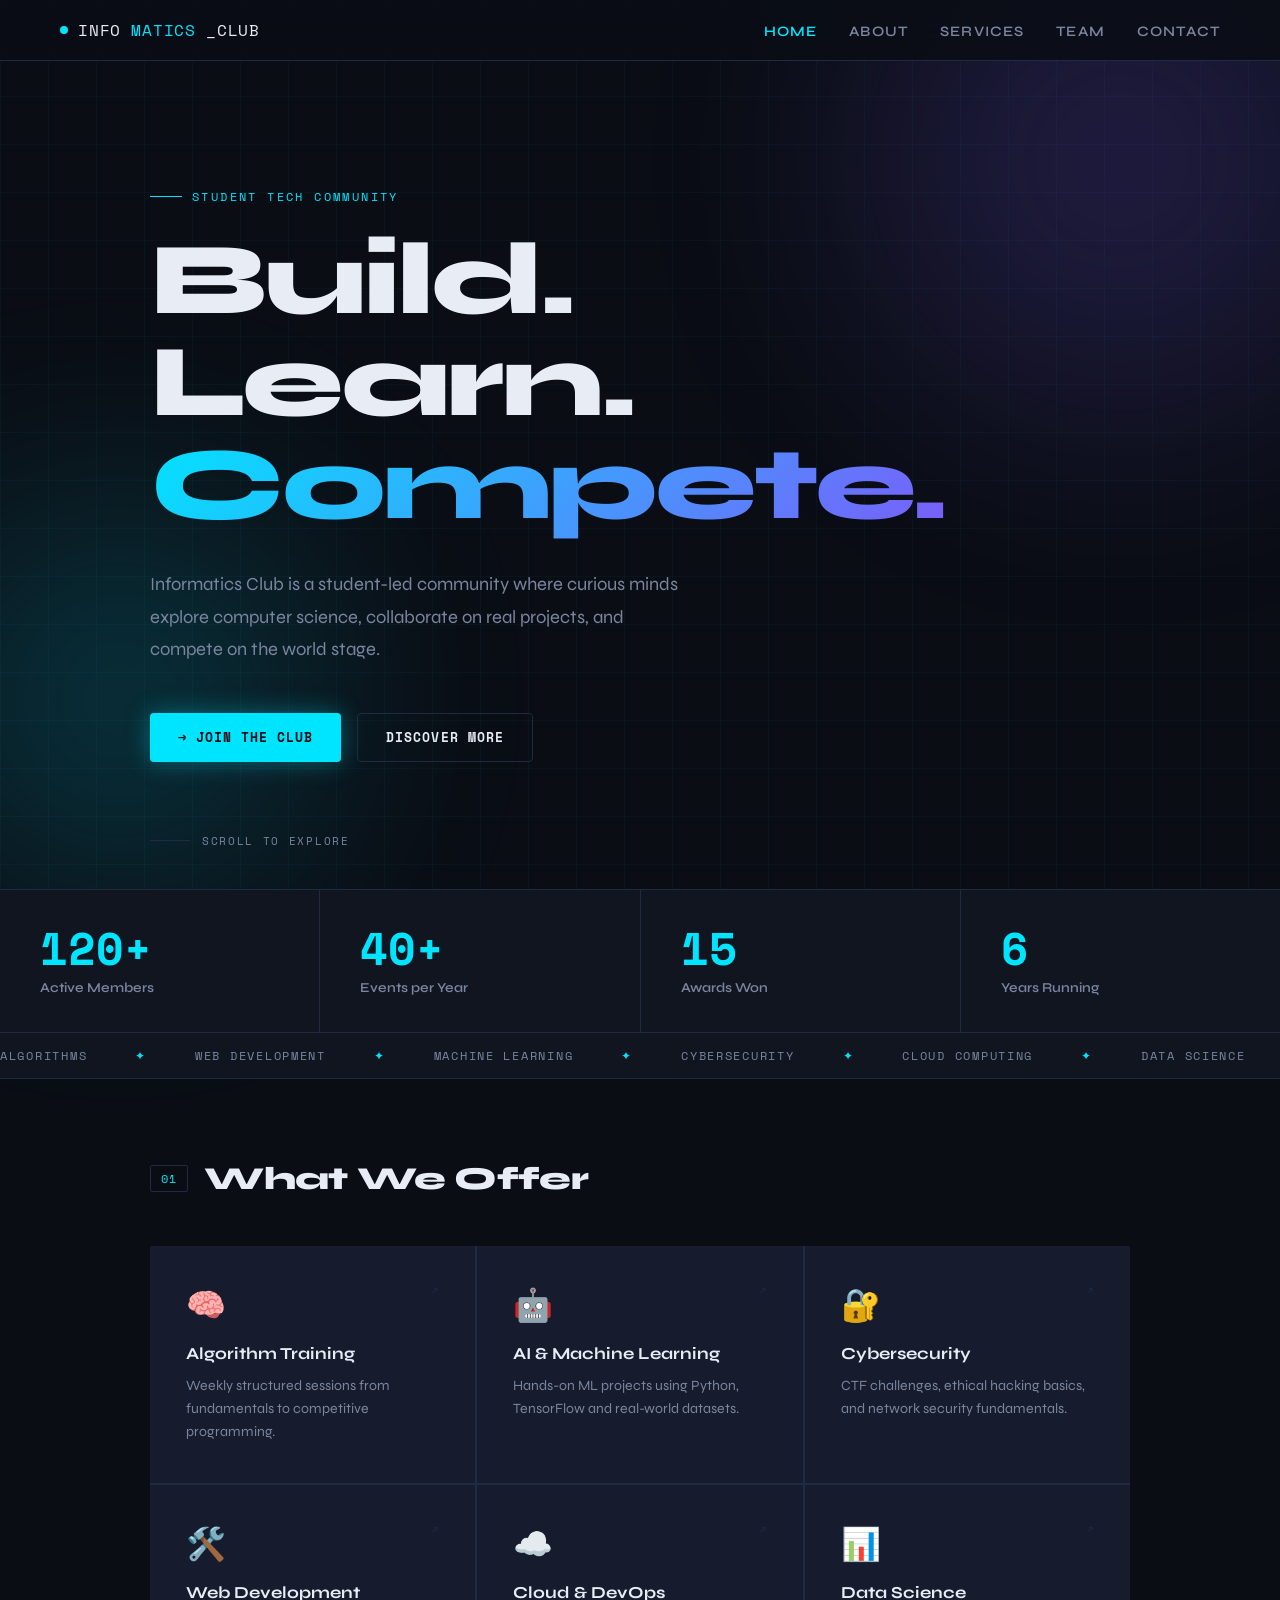
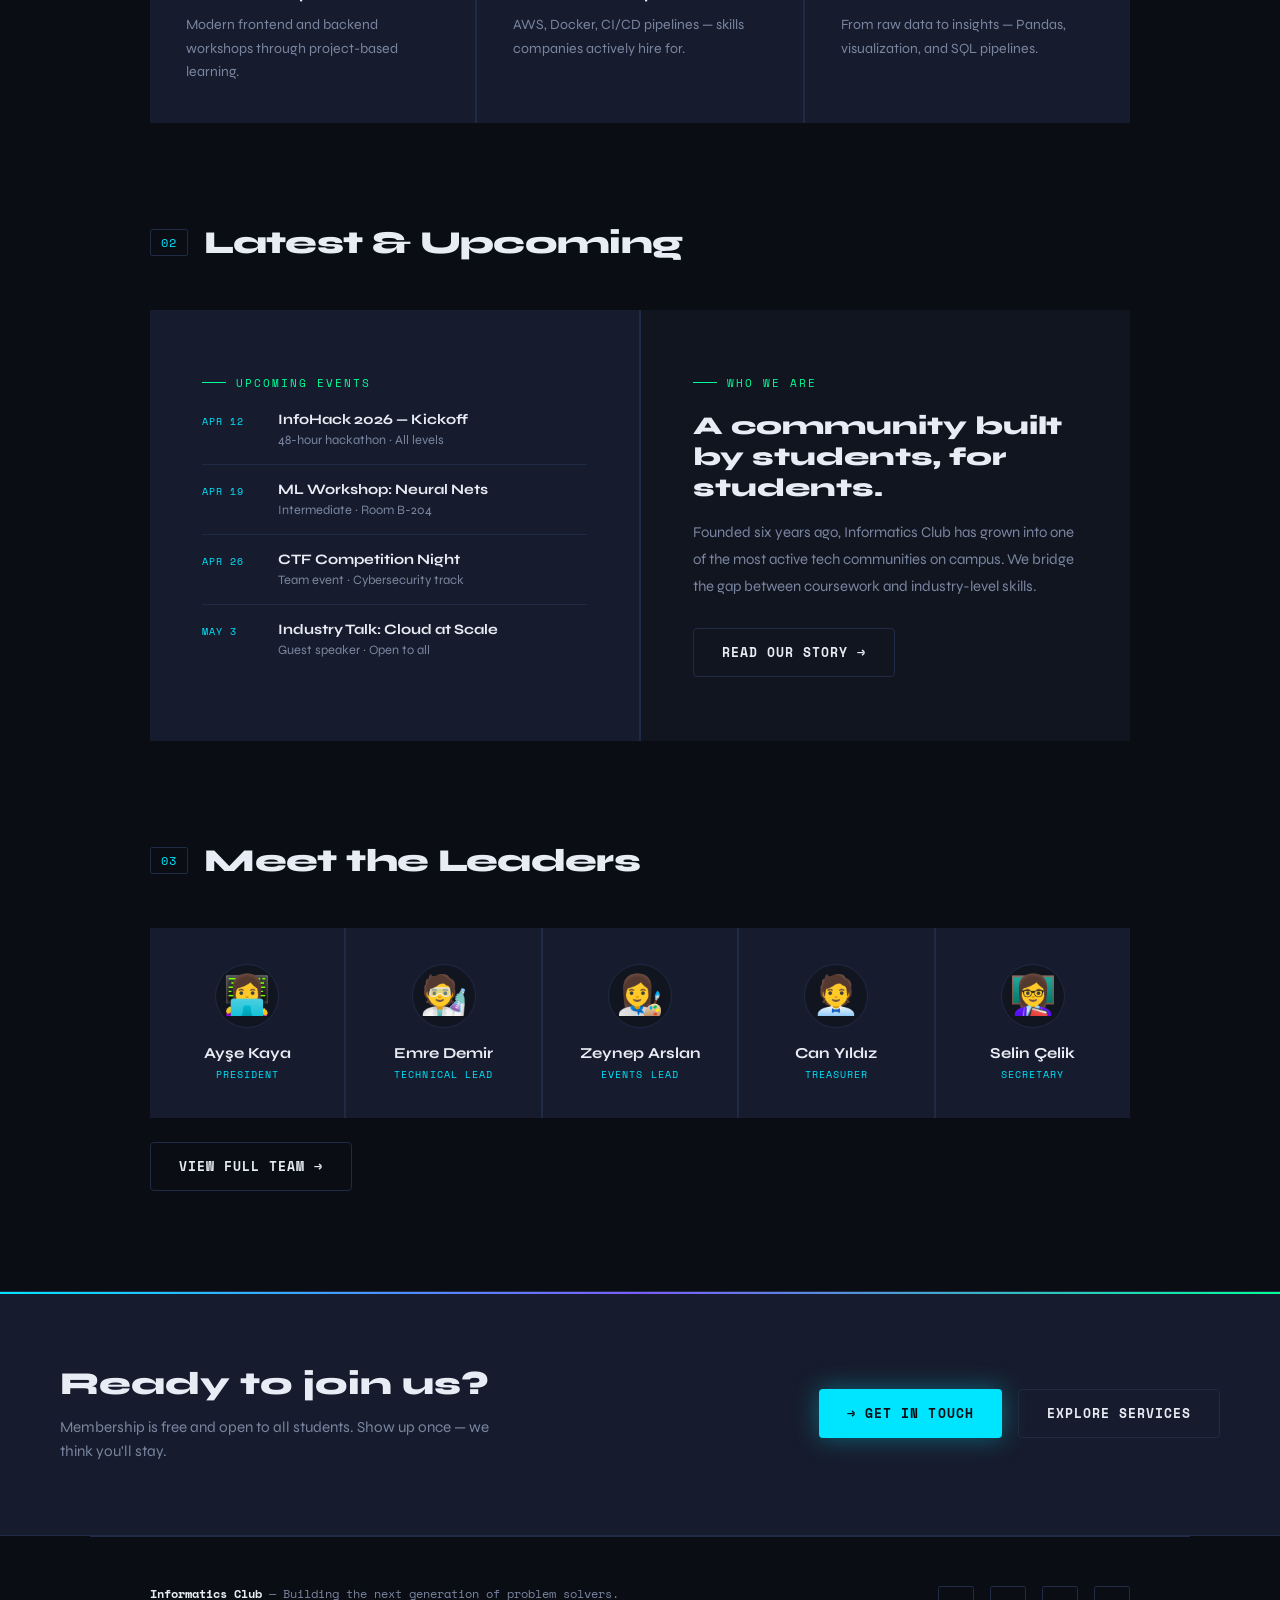
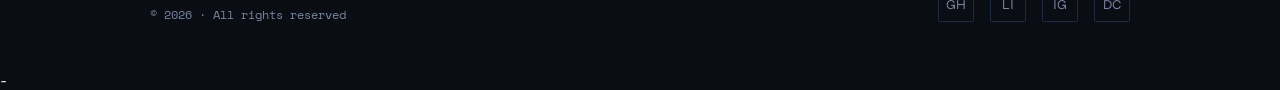
<file: index.html>
<!DOCTYPE html>
<html lang="en">
<head>
  <meta charset="UTF-8"/>
  <meta name="viewport" content="width=device-width, initial-scale=1.0"/>
  <title>Informatics Club</title>
  <link rel="stylesheet" href="style.css"/>
  <style>
    /* ---- INDEX-SPECIFIC ---- */

    /* HERO FULL SCREEN */
    .home-hero {
      position: relative; z-index: 1;
      min-height: 92vh;
      display: flex; flex-direction: column; justify-content: center;
      padding: 0 60px;
      max-width: 1100px; margin: 0 auto;
    }
    .home-hero h1 {
      font-size: clamp(3.5rem, 8vw, 7rem);
      font-weight: 800; line-height: 1.0; letter-spacing: -0.03em;
      opacity: 0; animation: fadeUp 0.8s 0.2s forwards;
    }
    .home-hero h1 em {
      font-style: normal;
      background: linear-gradient(135deg, var(--accent), var(--accent2));
      -webkit-background-clip: text; -webkit-text-fill-color: transparent; background-clip: text;
    }
    .home-hero .subtitle {
      margin-top: 32px; max-width: 540px;
      font-size: 1.15rem; color: var(--muted); line-height: 1.75;
      opacity: 0; animation: fadeUp 0.8s 0.4s forwards;
    }
    .home-hero .cta-row {
      margin-top: 48px; display: flex; gap: 16px; flex-wrap: wrap;
      opacity: 0; animation: fadeUp 0.8s 0.6s forwards;
    }
    .scroll-hint {
      position: absolute; bottom: 40px; left: 60px;
      font-family: 'Space Mono', monospace; font-size: 0.7rem;
      color: var(--muted); letter-spacing: 0.15em; text-transform: uppercase;
      display: flex; align-items: center; gap: 12px;
      opacity: 0; animation: fadeUp 0.8s 1s forwards;
    }
    .scroll-hint::before { content: ''; width: 40px; height: 1px; background: var(--border); }

    /* STATS STRIP */
    .stats-strip {
      position: relative; z-index: 1;
      display: grid; grid-template-columns: repeat(4, 1fr);
      gap: 1px; background: var(--border);
      border-top: 1px solid var(--border);
      border-bottom: 1px solid var(--border);
    }
    .stat-item {
      background: var(--surface); padding: 36px 40px;
      opacity: 0; animation: fadeUp 0.6s forwards;
    }
    .stat-item:nth-child(1){animation-delay:0.5s}
    .stat-item:nth-child(2){animation-delay:0.65s}
    .stat-item:nth-child(3){animation-delay:0.8s}
    .stat-item:nth-child(4){animation-delay:0.95s}
    .stat-num {
      font-family: 'Space Mono', monospace; font-size: 2.8rem;
      font-weight: 700; color: var(--accent); line-height: 1;
    }
    .stat-label { margin-top: 8px; font-size: 0.85rem; color: var(--muted); font-weight: 600; }

    /* MARQUEE */
    .marquee-wrap {
      position: relative; z-index: 1;
      overflow: hidden; border-bottom: 1px solid var(--border);
      background: var(--surface); padding: 14px 0;
    }
    .marquee-track {
      display: flex; gap: 48px; width: max-content;
      animation: marquee 20s linear infinite;
    }
    .marquee-item {
      font-family: 'Space Mono', monospace; font-size: 0.72rem;
      color: var(--muted); letter-spacing: 0.15em; text-transform: uppercase;
      white-space: nowrap; display: flex; align-items: center; gap: 48px;
    }
    .marquee-item::after { content: '✦'; color: var(--accent); }
    @keyframes marquee { from{transform:translateX(0)} to{transform:translateX(-50%)} }

    /* SERVICES PREVIEW */
    .services-preview {
      display: grid; grid-template-columns: repeat(3, 1fr);
      gap: 2px; background: var(--border);
    }
    .preview-card {
      background: var(--card); padding: 40px 36px;
      position: relative; overflow: hidden; transition: background 0.3s;
      text-decoration: none; color: inherit;
      display: block;
    }
    .preview-card:hover { background: var(--surface); }
    .preview-card::after {
      content: ''; position: absolute;
      bottom: 0; left: 0; right: 0; height: 3px;
      background: linear-gradient(90deg, var(--accent), var(--accent2));
      transform: scaleX(0); transition: transform 0.3s; transform-origin: left;
    }
    .preview-card:hover::after { transform: scaleX(1); }
    .preview-icon { font-size: 2rem; margin-bottom: 18px; display: block; }
    .preview-card h3 { font-size: 1.05rem; font-weight: 700; margin-bottom: 10px; }
    .preview-card p { color: var(--muted); font-size: 0.88rem; line-height: 1.65; }
    .preview-arrow {
      position: absolute; top: 36px; right: 36px;
      font-family: 'Space Mono', monospace; font-size: 0.8rem;
      color: var(--border); transition: color 0.3s;
    }
    .preview-card:hover .preview-arrow { color: var(--accent); }

    /* FEATURED SECTION */
    .feature-split {
      display: grid; grid-template-columns: 1fr 1fr; gap: 2px;
      background: var(--border);
    }
    .feature-block {
      background: var(--card); padding: 64px 52px;
      position: relative; overflow: hidden;
    }
    .feature-block.dark { background: var(--surface); }
    .feature-eyebrow {
      font-family: 'Space Mono', monospace; font-size: 0.7rem;
      color: var(--accent3); letter-spacing: 0.18em; text-transform: uppercase;
      margin-bottom: 20px; display: flex; align-items: center; gap: 10px;
    }
    .feature-eyebrow::before { content: ''; width: 24px; height: 1px; background: var(--accent3); }
    .feature-block h3 { font-size: 1.6rem; font-weight: 800; margin-bottom: 16px; line-height: 1.2; }
    .feature-block p { color: var(--muted); line-height: 1.8; font-size: 0.93rem; margin-bottom: 28px; }
    .event-list { list-style: none; display: flex; flex-direction: column; gap: 16px; }
    .event-item {
      display: flex; gap: 16px; align-items: flex-start;
      padding-bottom: 16px; border-bottom: 1px solid var(--border);
    }
    .event-item:last-child { border-bottom: none; padding-bottom: 0; }
    .event-date {
      font-family: 'Space Mono', monospace; font-size: 0.65rem;
      color: var(--accent); letter-spacing: 0.1em; flex-shrink: 0;
      padding-top: 2px; min-width: 60px;
    }
    .event-name { font-size: 0.9rem; font-weight: 700; margin-bottom: 4px; }
    .event-meta { font-size: 0.8rem; color: var(--muted); }

    /* TEAM PREVIEW */
    .team-preview {
      display: flex; gap: 2px; background: var(--border);
    }
    .tp-card {
      background: var(--card); flex: 1; padding: 36px 28px;
      transition: background 0.3s; text-align: center;
    }
    .tp-card:hover { background: var(--surface); }
    .tp-avatar {
      font-size: 2.4rem; width: 64px; height: 64px;
      border-radius: 50%; background: var(--surface); border: 1px solid var(--border);
      display: flex; align-items: center; justify-content: center;
      margin: 0 auto 16px;
    }
    .tp-name { font-size: 0.95rem; font-weight: 700; margin-bottom: 4px; }
    .tp-role {
      font-family: 'Space Mono', monospace; font-size: 0.65rem;
      color: var(--accent); letter-spacing: 0.1em; text-transform: uppercase;
    }

    /* CTA BANNER */
    .cta-banner {
      background: var(--card); border-top: 1px solid var(--border);
      border-bottom: 1px solid var(--border);
      padding: 72px 60px;
      display: flex; align-items: center; justify-content: space-between;
      gap: 40px; position: relative; overflow: hidden; z-index: 1;
    }
    .cta-banner::before {
      content: '';
      position: absolute; top: 0; left: 0; right: 0; height: 2px;
      background: linear-gradient(90deg, var(--accent), var(--accent2), var(--accent3));
    }
    .cta-text h2 { font-size: 2rem; font-weight: 800; margin-bottom: 12px; }
    .cta-text p { color: var(--muted); font-size: 0.95rem; line-height: 1.6; max-width: 440px; }

    @media(max-width:900px){
      .home-hero { padding: 0 24px; min-height: 80vh; }
      .scroll-hint { left: 24px; }
      .stats-strip { grid-template-columns: 1fr 1fr; }
      .services-preview { grid-template-columns: 1fr; }
      .feature-split { grid-template-columns: 1fr; }
      .team-preview { flex-wrap: wrap; }
      .cta-banner { flex-direction: column; padding: 48px 24px; }
    }
  </style>
</head>
<body>
  <div class="blob blob-1"></div>
  <div class="blob blob-2"></div>

  <nav>
    <a class="nav-logo" href="index.html">
      <div class="nav-dot"></div>
      <span>INFO</span>MATICS<span>_CLUB</span>
    </a>
    <ul class="nav-links">
      <li><a href="index.html" class="active">Home</a></li>
      <li><a href="about.html">About</a></li>
      <li><a href="services.html">Services</a></li>
      <li><a href="team.html">Team</a></li>
      <li><a href="contact.html">Contact</a></li>
    </ul>
  </nav>

  <!-- HOME HERO -->
  <section class="home-hero">
    <div class="hero-tag" style="opacity:0;animation:fadeUp 0.7s 0.1s forwards;">Student Tech Community</div>
    <h1>Build.<br/>Learn.<br/><em>Compete.</em></h1>
    <p class="subtitle">
      Informatics Club is a student-led community where curious minds explore computer science, collaborate on real projects, and compete on the world stage.
    </p>
    <div class="cta-row">
      <a href="contact.html" class="btn btn-primary">→ Join the Club</a>
      <a href="about.html" class="btn btn-outline">Discover More</a>
    </div>
    <div class="scroll-hint">Scroll to explore</div>
  </section>

  <!-- STATS -->
  <div class="stats-strip">
    <div class="stat-item"><div class="stat-num">120+</div><div class="stat-label">Active Members</div></div>
    <div class="stat-item"><div class="stat-num">40+</div><div class="stat-label">Events per Year</div></div>
    <div class="stat-item"><div class="stat-num">15</div><div class="stat-label">Awards Won</div></div>
    <div class="stat-item"><div class="stat-num">6</div><div class="stat-label">Years Running</div></div>
  </div>

  <!-- MARQUEE -->
  <div class="marquee-wrap">
    <div class="marquee-track">
      <span class="marquee-item">Algorithms</span>
      <span class="marquee-item">Web Development</span>
      <span class="marquee-item">Machine Learning</span>
      <span class="marquee-item">Cybersecurity</span>
      <span class="marquee-item">Cloud Computing</span>
      <span class="marquee-item">Data Science</span>
      <span class="marquee-item">Hackathons</span>
      <span class="marquee-item">Open Source</span>
      <span class="marquee-item">Algorithms</span>
      <span class="marquee-item">Web Development</span>
      <span class="marquee-item">Machine Learning</span>
      <span class="marquee-item">Cybersecurity</span>
      <span class="marquee-item">Cloud Computing</span>
      <span class="marquee-item">Data Science</span>
      <span class="marquee-item">Hackathons</span>
      <span class="marquee-item">Open Source</span>
    </div>
  </div>

  <!-- SERVICES PREVIEW -->
  <div class="section" style="margin-top:80px;">
    <div class="section-head">
      <span class="section-num">01</span>
      <h2>What We Offer</h2>
    </div>
    <div class="services-preview">
      <a class="preview-card" href="services.html">
        <span class="preview-arrow">↗</span>
        <span class="preview-icon">🧠</span>
        <h3>Algorithm Training</h3>
        <p>Weekly structured sessions from fundamentals to competitive programming.</p>
      </a>
      <a class="preview-card" href="services.html">
        <span class="preview-arrow">↗</span>
        <span class="preview-icon">🤖</span>
        <h3>AI & Machine Learning</h3>
        <p>Hands-on ML projects using Python, TensorFlow and real-world datasets.</p>
      </a>
      <a class="preview-card" href="services.html">
        <span class="preview-arrow">↗</span>
        <span class="preview-icon">🔐</span>
        <h3>Cybersecurity</h3>
        <p>CTF challenges, ethical hacking basics, and network security fundamentals.</p>
      </a>
      <a class="preview-card" href="services.html">
        <span class="preview-arrow">↗</span>
        <span class="preview-icon">🛠️</span>
        <h3>Web Development</h3>
        <p>Modern frontend and backend workshops through project-based learning.</p>
      </a>
      <a class="preview-card" href="services.html">
        <span class="preview-arrow">↗</span>
        <span class="preview-icon">☁️</span>
        <h3>Cloud & DevOps</h3>
        <p>AWS, Docker, CI/CD pipelines — skills companies actively hire for.</p>
      </a>
      <a class="preview-card" href="services.html">
        <span class="preview-arrow">↗</span>
        <span class="preview-icon">📊</span>
        <h3>Data Science</h3>
        <p>From raw data to insights — Pandas, visualization, and SQL pipelines.</p>
      </a>
    </div>
  </div>

  <!-- EVENTS + ABOUT SPLIT -->
  <div class="section">
    <div class="section-head">
      <span class="section-num">02</span>
      <h2>Latest & Upcoming</h2>
    </div>
    <div class="feature-split">
      <div class="feature-block">
        <div class="feature-eyebrow">Upcoming Events</div>
        <ul class="event-list">
          <li class="event-item">
            <span class="event-date">APR 12</span>
            <div><div class="event-name">InfoHack 2026 — Kickoff</div><div class="event-meta">48-hour hackathon · All levels</div></div>
          </li>
          <li class="event-item">
            <span class="event-date">APR 19</span>
            <div><div class="event-name">ML Workshop: Neural Nets</div><div class="event-meta">Intermediate · Room B-204</div></div>
          </li>
          <li class="event-item">
            <span class="event-date">APR 26</span>
            <div><div class="event-name">CTF Competition Night</div><div class="event-meta">Team event · Cybersecurity track</div></div>
          </li>
          <li class="event-item">
            <span class="event-date">MAY 3</span>
            <div><div class="event-name">Industry Talk: Cloud at Scale</div><div class="event-meta">Guest speaker · Open to all</div></div>
          </li>
        </ul>
      </div>
      <div class="feature-block dark">
        <div class="feature-eyebrow">Who We Are</div>
        <h3>A community built by students, for students.</h3>
        <p>Founded six years ago, Informatics Club has grown into one of the most active tech communities on campus. We bridge the gap between coursework and industry-level skills.</p>
        <a href="about.html" class="btn btn-outline">Read Our Story →</a>
      </div>
    </div>
  </div>

  <!-- TEAM PREVIEW -->
  <div class="section">
    <div class="section-head">
      <span class="section-num">03</span>
      <h2>Meet the Leaders</h2>
    </div>
    <div class="team-preview">
      <div class="tp-card"><div class="tp-avatar">👩‍💻</div><div class="tp-name">Ayşe Kaya</div><div class="tp-role">President</div></div>
      <div class="tp-card"><div class="tp-avatar">🧑‍🔬</div><div class="tp-name">Emre Demir</div><div class="tp-role">Technical Lead</div></div>
      <div class="tp-card"><div class="tp-avatar">👩‍🎨</div><div class="tp-name">Zeynep Arslan</div><div class="tp-role">Events Lead</div></div>
      <div class="tp-card"><div class="tp-avatar">🧑‍💼</div><div class="tp-name">Can Yıldız</div><div class="tp-role">Treasurer</div></div>
      <div class="tp-card"><div class="tp-avatar">👩‍🏫</div><div class="tp-name">Selin Çelik</div><div class="tp-role">Secretary</div></div>
    </div>
    <div style="margin-top:24px;"><a href="team.html" class="btn btn-outline">View Full Team →</a></div>
  </div>

  <!-- CTA BANNER -->
  <div class="cta-banner">
    <div class="cta-text">
      <h2>Ready to join us?</h2>
      <p>Membership is free and open to all students. Show up once — we think you'll stay.</p>
    </div>
    <div style="display:flex;gap:16px;flex-wrap:wrap;">
      <a href="contact.html" class="btn btn-primary">→ Get in Touch</a>
      <a href="services.html" class="btn btn-outline">Explore Services</a>
    </div>
  </div>

  <footer>
    <div class="footer-left">
      <strong>Informatics Club</strong> — Building the next generation of problem solvers.<br/>
      <span style="margin-top:4px;display:block;">© 2026 · All rights reserved</span>
    </div>
    <div class="footer-socials">
      <a class="social-link" href="#" title="GitHub">GH</a>
      <a class="social-link" href="#" title="LinkedIn">LI</a>
      <a class="social-link" href="#" title="Instagram">IG</a>
      <a class="social-link" href="#" title="Discord">DC</a>
    </div>
  </footer>
</body>
</html>
-
</file>
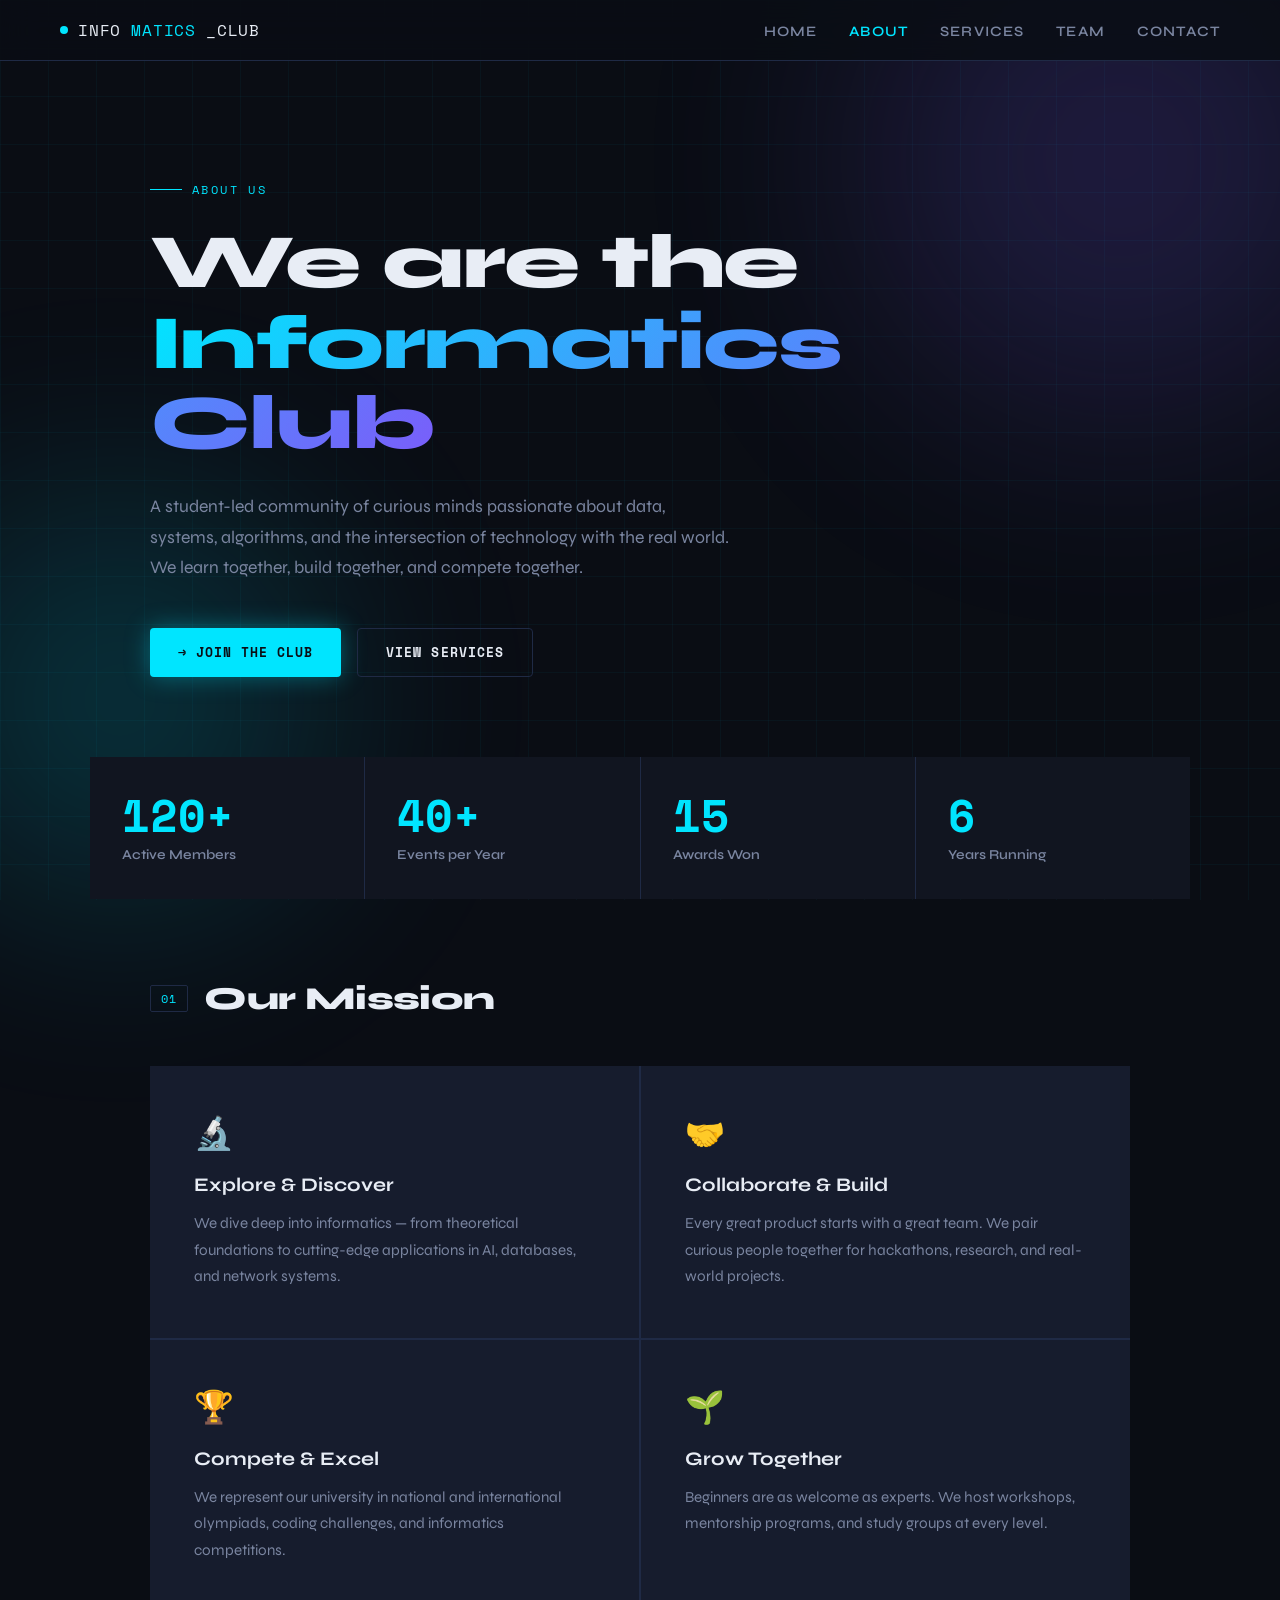
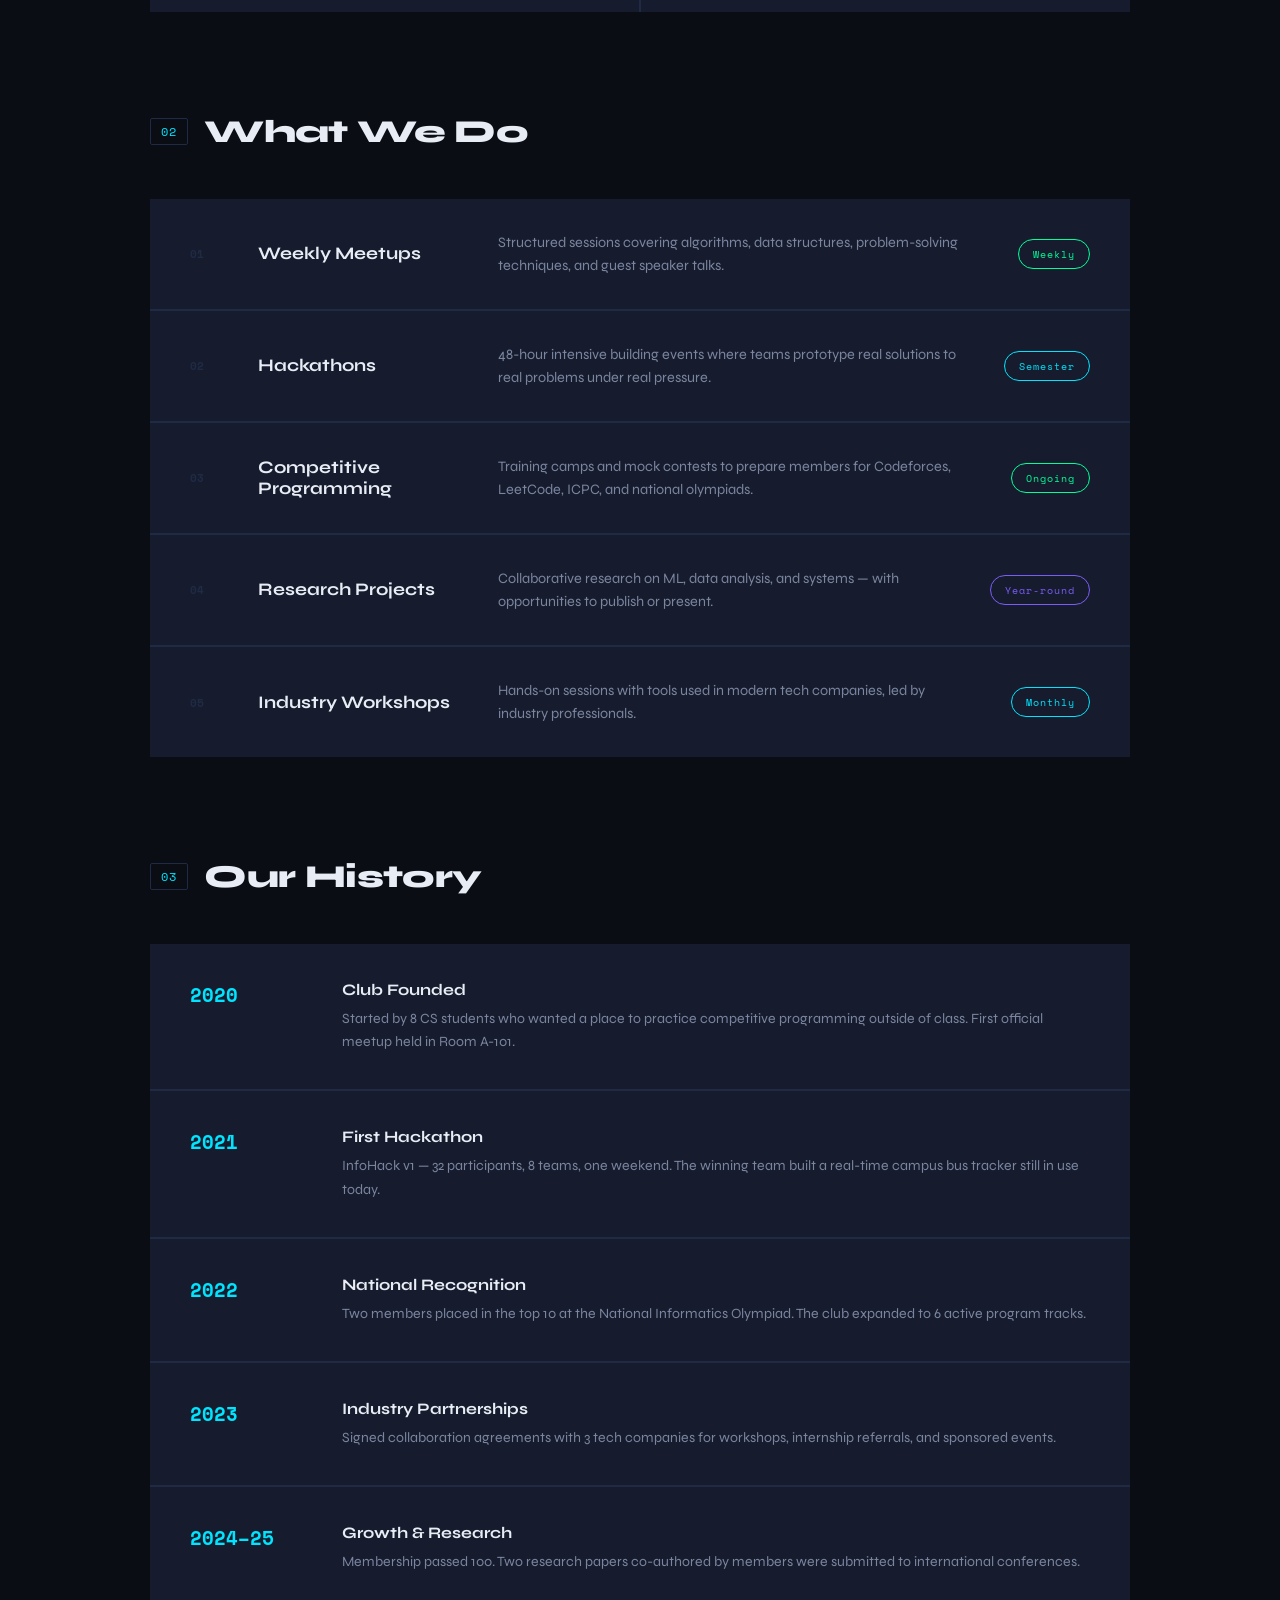
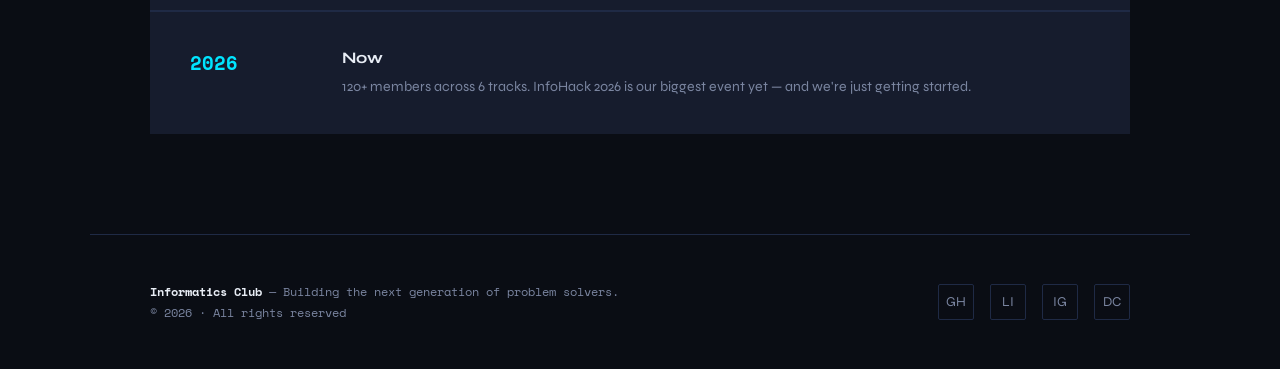
<file: aboutme.html>
<!DOCTYPE html>
<html lang="en">
<head>
  <meta charset="UTF-8"/>
  <meta name="viewport" content="width=device-width, initial-scale=1.0"/>
  <title>About — Informatics Club</title>
  <link rel="stylesheet" href="style.css"/>
  <style>
    /* ---- ABOUT-SPECIFIC ---- */
    .stats-row {
      position: relative; z-index: 1;
      display: grid; grid-template-columns: repeat(4, 1fr);
      gap: 1px; background: var(--border);
      max-width: 1100px; margin: 0 auto 80px;
    }
    .stat {
      background: var(--surface); padding: 36px 32px;
      opacity: 0; animation: fadeUp 0.6s forwards;
    }
    .stat:nth-child(1){animation-delay:0.5s} .stat:nth-child(2){animation-delay:0.65s}
    .stat:nth-child(3){animation-delay:0.8s} .stat:nth-child(4){animation-delay:0.95s}
    .stat-num { font-family:'Space Mono',monospace; font-size:2.8rem; font-weight:700; color:var(--accent); line-height:1; }
    .stat-label { margin-top:8px; font-size:0.85rem; color:var(--muted); font-weight:600; }

    .mission-grid {
      display: grid; grid-template-columns: 1fr 1fr;
      gap: 2px; background: var(--border);
    }
    .mission-card {
      background: var(--card); padding: 48px 44px;
      position: relative; overflow: hidden; transition: background 0.3s;
    }
    .mission-card:hover { background: var(--surface); }
    .mission-card::before {
      content:''; position:absolute; top:0; left:0; width:3px; height:100%;
      background:var(--accent); transform:scaleY(0); transition:transform 0.3s; transform-origin:bottom;
    }
    .mission-card:hover::before { transform:scaleY(1); }
    .mission-icon { font-size:2rem; margin-bottom:20px; display:block; }
    .mission-card h3 { font-size:1.2rem; font-weight:700; margin-bottom:14px; }
    .mission-card p { color:var(--muted); line-height:1.75; font-size:0.95rem; }

    .activities-list { display:flex; flex-direction:column; gap:2px; background:var(--border); }
    .activity-item {
      background:var(--card); padding:32px 40px;
      display:flex; align-items:center; gap:40px; transition:background 0.25s;
    }
    .activity-item:hover { background:var(--surface); }
    .activity-num { font-family:'Space Mono',monospace; font-size:0.7rem; color:var(--border); font-weight:700; flex-shrink:0; width:28px; }
    .activity-name { font-size:1.1rem; font-weight:700; flex:0 0 200px; }
    .activity-desc { color:var(--muted); font-size:0.9rem; line-height:1.6; }
    .activity-badge {
      margin-left:auto; flex-shrink:0;
      font-family:'Space Mono',monospace; font-size:0.65rem;
      letter-spacing:0.1em; padding:6px 14px; border-radius:40px; border:1px solid;
    }
    .badge-green { border-color:var(--accent3); color:var(--accent3); }
    .badge-blue  { border-color:var(--accent); color:var(--accent); }
    .badge-purple{ border-color:var(--accent2); color:var(--accent2); }

    .timeline { display:flex; flex-direction:column; gap:2px; background:var(--border); }
    .tl-item {
      background:var(--card); padding:36px 40px;
      display:grid; grid-template-columns:120px 1fr; gap:32px; align-items:start;
      transition:background 0.3s;
    }
    .tl-item:hover { background:var(--surface); }
    .tl-year { font-family:'Space Mono',monospace; font-size:1.2rem; font-weight:700; color:var(--accent); }
    .tl-content h4 { font-size:1rem; font-weight:700; margin-bottom:8px; }
    .tl-content p { color:var(--muted); font-size:0.88rem; line-height:1.65; }

    @media(max-width:900px){
      .stats-row { grid-template-columns:1fr 1fr; }
      .mission-grid { grid-template-columns:1fr; }
      .activity-item { flex-wrap:wrap; gap:12px; }
      .activity-name { flex:auto; }
      .activity-badge { margin-left:0; }
      .tl-item { grid-template-columns:1fr; gap:8px; }
    }
  </style>
</head>
<body>
  <div class="blob blob-1"></div>
  <div class="blob blob-2"></div>

  <nav>
    <a class="nav-logo" href="index.html"><div class="nav-dot"></div><span>INFO</span>MATICS<span>_CLUB</span></a>
    <ul class="nav-links">
      <li><a href="index.html">Home</a></li>
      <li><a href="about.html" class="active">About</a></li>
      <li><a href="services.html">Services</a></li>
      <li><a href="team.html">Team</a></li>
      <li><a href="contact.html">Contact</a></li>
    </ul>
  </nav>

  <section class="hero">
    <div class="hero-tag">About us</div>
    <h1>We are the<br/><em>Informatics Club</em></h1>
    <p class="hero-desc">A student-led community of curious minds passionate about data, systems, algorithms, and the intersection of technology with the real world. We learn together, build together, and compete together.</p>
    <div class="hero-cta">
      <a href="contact.html" class="btn btn-primary">→ Join the Club</a>
      <a href="services.html" class="btn btn-outline">View Services</a>
    </div>
  </section>

  <div class="stats-row">
    <div class="stat"><div class="stat-num">120+</div><div class="stat-label">Active Members</div></div>
    <div class="stat"><div class="stat-num">40+</div><div class="stat-label">Events per Year</div></div>
    <div class="stat"><div class="stat-num">15</div><div class="stat-label">Awards Won</div></div>
    <div class="stat"><div class="stat-num">6</div><div class="stat-label">Years Running</div></div>
  </div>

  <div class="section">
    <div class="section-head"><span class="section-num">01</span><h2>Our Mission</h2></div>
    <div class="mission-grid">
      <div class="mission-card"><span class="mission-icon">🔬</span><h3>Explore & Discover</h3><p>We dive deep into informatics — from theoretical foundations to cutting-edge applications in AI, databases, and network systems.</p></div>
      <div class="mission-card"><span class="mission-icon">🤝</span><h3>Collaborate & Build</h3><p>Every great product starts with a great team. We pair curious people together for hackathons, research, and real-world projects.</p></div>
      <div class="mission-card"><span class="mission-icon">🏆</span><h3>Compete & Excel</h3><p>We represent our university in national and international olympiads, coding challenges, and informatics competitions.</p></div>
      <div class="mission-card"><span class="mission-icon">🌱</span><h3>Grow Together</h3><p>Beginners are as welcome as experts. We host workshops, mentorship programs, and study groups at every level.</p></div>
    </div>
  </div>

  <div class="section">
    <div class="section-head"><span class="section-num">02</span><h2>What We Do</h2></div>
    <div class="activities-list">
      <div class="activity-item">
        <span class="activity-num">01</span>
        <span class="activity-name">Weekly Meetups</span>
        <span class="activity-desc">Structured sessions covering algorithms, data structures, problem-solving techniques, and guest speaker talks.</span>
        <span class="activity-badge badge-green">Weekly</span>
      </div>
      <div class="activity-item">
        <span class="activity-num">02</span>
        <span class="activity-name">Hackathons</span>
        <span class="activity-desc">48-hour intensive building events where teams prototype real solutions to real problems under real pressure.</span>
        <span class="activity-badge badge-blue">Semester</span>
      </div>
      <div class="activity-item">
        <span class="activity-num">03</span>
        <span class="activity-name">Competitive Programming</span>
        <span class="activity-desc">Training camps and mock contests to prepare members for Codeforces, LeetCode, ICPC, and national olympiads.</span>
        <span class="activity-badge badge-green">Ongoing</span>
      </div>
      <div class="activity-item">
        <span class="activity-num">04</span>
        <span class="activity-name">Research Projects</span>
        <span class="activity-desc">Collaborative research on ML, data analysis, and systems — with opportunities to publish or present.</span>
        <span class="activity-badge badge-purple">Year-round</span>
      </div>
      <div class="activity-item">
        <span class="activity-num">05</span>
        <span class="activity-name">Industry Workshops</span>
        <span class="activity-desc">Hands-on sessions with tools used in modern tech companies, led by industry professionals.</span>
        <span class="activity-badge badge-blue">Monthly</span>
      </div>
    </div>
  </div>

  <div class="section">
    <div class="section-head"><span class="section-num">03</span><h2>Our History</h2></div>
    <div class="timeline">
      <div class="tl-item">
        <div class="tl-year">2020</div>
        <div class="tl-content"><h4>Club Founded</h4><p>Started by 8 CS students who wanted a place to practice competitive programming outside of class. First official meetup held in Room A-101.</p></div>
      </div>
      <div class="tl-item">
        <div class="tl-year">2021</div>
        <div class="tl-content"><h4>First Hackathon</h4><p>InfoHack v1 — 32 participants, 8 teams, one weekend. The winning team built a real-time campus bus tracker still in use today.</p></div>
      </div>
      <div class="tl-item">
        <div class="tl-year">2022</div>
        <div class="tl-content"><h4>National Recognition</h4><p>Two members placed in the top 10 at the National Informatics Olympiad. The club expanded to 6 active program tracks.</p></div>
      </div>
      <div class="tl-item">
        <div class="tl-year">2023</div>
        <div class="tl-content"><h4>Industry Partnerships</h4><p>Signed collaboration agreements with 3 tech companies for workshops, internship referrals, and sponsored events.</p></div>
      </div>
      <div class="tl-item">
        <div class="tl-year">2024–25</div>
        <div class="tl-content"><h4>Growth & Research</h4><p>Membership passed 100. Two research papers co-authored by members were submitted to international conferences.</p></div>
      </div>
      <div class="tl-item">
        <div class="tl-year">2026</div>
        <div class="tl-content"><h4>Now</h4><p>120+ members across 6 tracks. InfoHack 2026 is our biggest event yet — and we're just getting started.</p></div>
      </div>
    </div>
  </div>

  <footer>
    <div class="footer-left"><strong>Informatics Club</strong> — Building the next generation of problem solvers.<br/><span style="margin-top:4px;display:block;">© 2026 · All rights reserved</span></div>
    <div class="footer-socials">
      <a class="social-link" href="#" title="GitHub">GH</a>
      <a class="social-link" href="#" title="LinkedIn">LI</a>
      <a class="social-link" href="#" title="Instagram">IG</a>
      <a class="social-link" href="#" title="Discord">DC</a>
    </div>
  </footer>
</body>
</html>
</file>
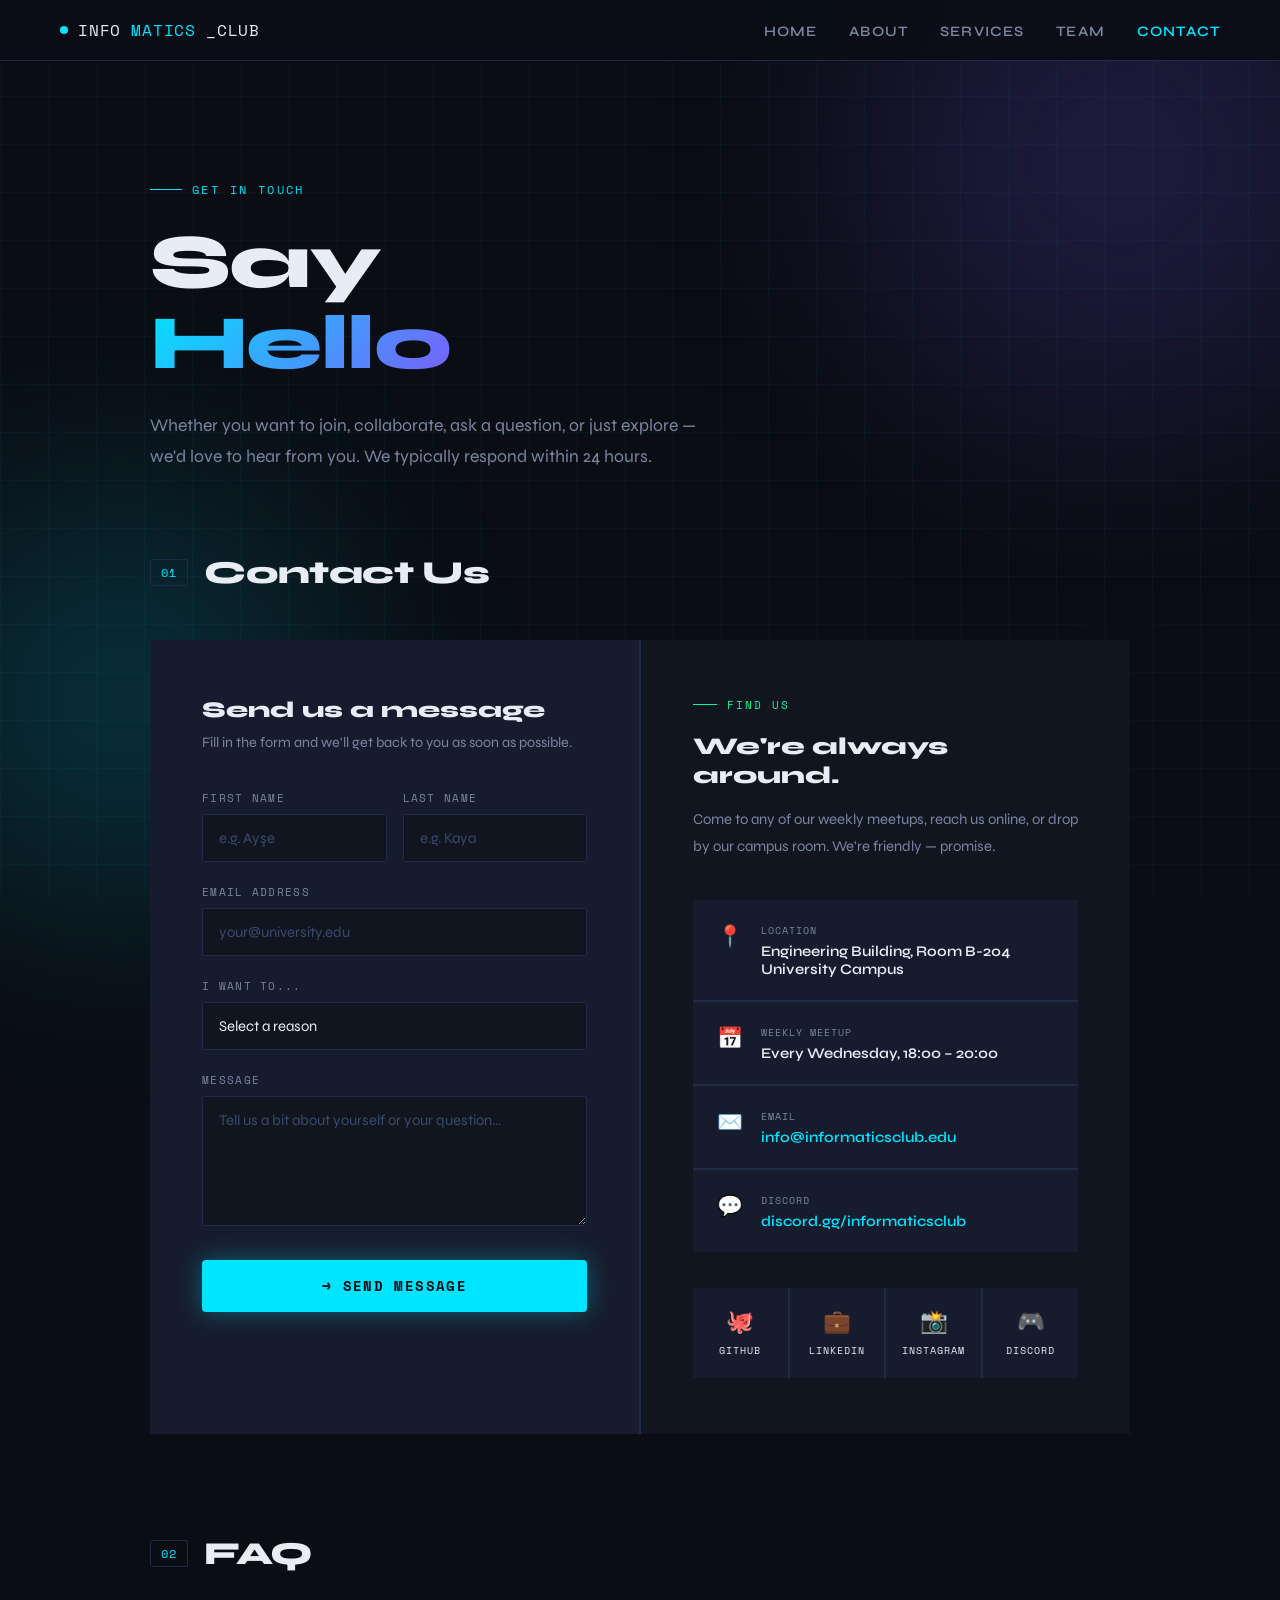
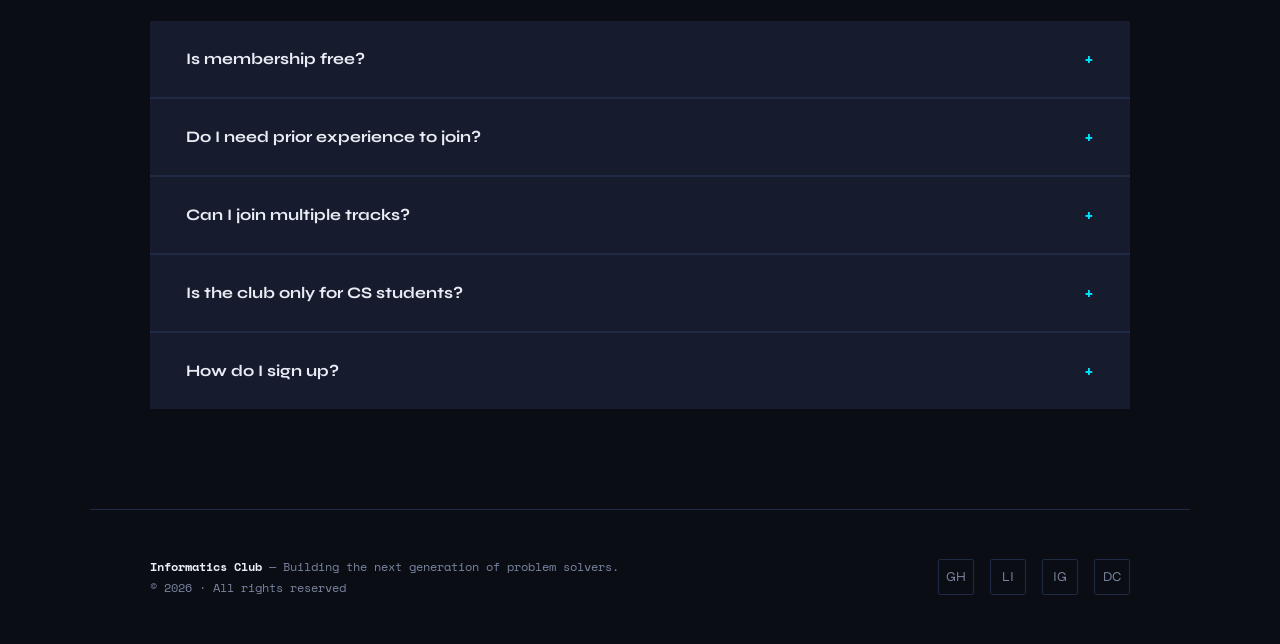
<file: contact.html>
<!DOCTYPE html>
<html lang="en">
<head>
  <meta charset="UTF-8"/>
  <meta name="viewport" content="width=device-width, initial-scale=1.0"/>
  <title>Contact — Informatics Club</title>
  <link rel="stylesheet" href="style.css"/>
  <style>
    /* CONTACT LAYOUT */
    .contact-grid {
      display: grid; grid-template-columns: 1fr 1fr; gap: 2px; background: var(--border);
    }

    /* FORM SIDE */
    .form-block { background: var(--card); padding: 56px 52px; }
    .form-block h3 { font-size: 1.4rem; font-weight: 800; margin-bottom: 8px; }
    .form-block .form-sub { color: var(--muted); font-size: 0.9rem; margin-bottom: 36px; line-height: 1.6; }

    .form-group { margin-bottom: 22px; }
    .form-row { display: grid; grid-template-columns: 1fr 1fr; gap: 16px; margin-bottom: 22px; }
    label {
      display: block; margin-bottom: 8px;
      font-family: 'Space Mono', monospace; font-size: 0.68rem;
      letter-spacing: 0.12em; text-transform: uppercase; color: var(--muted);
    }
    input, textarea, select {
      width: 100%; background: var(--surface); border: 1px solid var(--border);
      color: var(--text); font-family: 'Syne', sans-serif; font-size: 0.93rem;
      padding: 14px 16px; border-radius: 2px; outline: none;
      transition: border-color 0.2s, box-shadow 0.2s;
      appearance: none;
    }
    input:focus, textarea:focus, select:focus {
      border-color: var(--accent);
      box-shadow: 0 0 0 3px rgba(0,229,255,0.08);
    }
    input::placeholder, textarea::placeholder { color: #3a4a6a; }
    textarea { resize: vertical; min-height: 130px; }
    select { cursor: pointer; }
    select option { background: var(--surface); }

    .form-submit {
      width: 100%; padding: 16px; border-radius: 4px;
      background: var(--accent); color: var(--bg);
      font-family: 'Space Mono', monospace; font-size: 0.85rem;
      font-weight: 700; letter-spacing: 0.1em; text-transform: uppercase;
      border: none; cursor: pointer;
      box-shadow: 0 0 24px rgba(0,229,255,0.35);
      transition: all 0.25s; margin-top: 8px;
    }
    .form-submit:hover { transform: translateY(-2px); box-shadow: 0 0 40px rgba(0,229,255,0.55); }

    /* INFO SIDE */
    .info-block { background: var(--surface); padding: 56px 52px; display: flex; flex-direction: column; gap: 0; }
    .info-eyebrow {
      font-family: 'Space Mono', monospace; font-size: 0.7rem; color: var(--accent3);
      letter-spacing: 0.18em; text-transform: uppercase; margin-bottom: 20px;
      display: flex; align-items: center; gap: 10px;
    }
    .info-eyebrow::before { content: ''; width: 24px; height: 1px; background: var(--accent3); }
    .info-block h3 { font-size: 1.5rem; font-weight: 800; margin-bottom: 16px; line-height: 1.2; }
    .info-block > p { color: var(--muted); font-size: 0.93rem; line-height: 1.8; margin-bottom: 40px; }

    .contact-items { display: flex; flex-direction: column; gap: 2px; background: var(--border); margin-bottom: 36px; }
    .contact-item {
      background: var(--card); padding: 22px 24px;
      display: flex; gap: 18px; align-items: flex-start; transition: background 0.2s;
    }
    .contact-item:hover { background: var(--bg); }
    .ci-icon { font-size: 1.3rem; flex-shrink: 0; margin-top: 2px; }
    .ci-label { font-family: 'Space Mono', monospace; font-size: 0.65rem; color: var(--muted); letter-spacing: 0.1em; text-transform: uppercase; margin-bottom: 4px; }
    .ci-value { font-size: 0.92rem; font-weight: 600; color: var(--text); }
    .ci-value a { color: var(--accent); text-decoration: none; }
    .ci-value a:hover { text-decoration: underline; }

    .social-grid { display: grid; grid-template-columns: repeat(4, 1fr); gap: 2px; background: var(--border); }
    .social-card {
      background: var(--card); padding: 20px 16px; text-align: center;
      transition: background 0.2s; text-decoration: none; color: var(--text);
      display: flex; flex-direction: column; align-items: center; gap: 8px;
    }
    .social-card:hover { background: var(--bg); color: var(--accent); }
    .social-card .s-icon { font-size: 1.4rem; }
    .social-card .s-name { font-family: 'Space Mono', monospace; font-size: 0.62rem; letter-spacing: 0.1em; text-transform: uppercase; color: inherit; }

    /* FAQ */
    .faq-list { display: flex; flex-direction: column; gap: 2px; background: var(--border); }
    .faq-item { background: var(--card); overflow: hidden; }
    .faq-question {
      padding: 26px 36px; font-size: 1rem; font-weight: 700;
      cursor: pointer; display: flex; justify-content: space-between; align-items: center;
      transition: background 0.2s; user-select: none;
    }
    .faq-question:hover { background: var(--surface); }
    .faq-toggle {
      font-family: 'Space Mono', monospace; font-size: 1rem;
      color: var(--accent); flex-shrink: 0; transition: transform 0.3s;
    }
    .faq-answer {
      max-height: 0; overflow: hidden; transition: max-height 0.35s ease, padding 0.3s;
      padding: 0 36px; color: var(--muted); font-size: 0.9rem; line-height: 1.75;
    }
    .faq-item.open .faq-answer { max-height: 200px; padding: 0 36px 26px; }
    .faq-item.open .faq-toggle { transform: rotate(45deg); }
    .faq-item.open .faq-question { background: var(--surface); }

    /* SUCCESS STATE */
    .success-msg {
      display: none; text-align: center; padding: 40px;
      background: var(--surface); border: 1px solid var(--accent3); border-radius: 2px;
    }
    .success-msg .s-icon { font-size: 2.5rem; margin-bottom: 16px; }
    .success-msg h4 { font-size: 1.2rem; font-weight: 800; margin-bottom: 8px; }
    .success-msg p { color: var(--muted); font-size: 0.9rem; }

    @media(max-width:900px){
      .contact-grid { grid-template-columns: 1fr; }
      .form-block, .info-block { padding: 36px 24px; }
      .form-row { grid-template-columns: 1fr; }
      .social-grid { grid-template-columns: repeat(2, 1fr); }
    }
  </style>
</head>
<body>
  <div class="blob blob-1"></div>
  <div class="blob blob-2"></div>

  <nav>
    <a class="nav-logo" href="index.html"><div class="nav-dot"></div><span>INFO</span>MATICS<span>_CLUB</span></a>
    <ul class="nav-links">
      <li><a href="index.html">Home</a></li>
      <li><a href="about.html">About</a></li>
      <li><a href="services.html">Services</a></li>
      <li><a href="team.html">Team</a></li>
      <li><a href="contact.html" class="active">Contact</a></li>
    </ul>
  </nav>

  <section class="hero">
    <div class="hero-tag">Get in touch</div>
    <h1>Say<br/><em>Hello</em></h1>
    <p class="hero-desc">Whether you want to join, collaborate, ask a question, or just explore — we'd love to hear from you. We typically respond within 24 hours.</p>
  </section>

  <!-- CONTACT GRID -->
  <div class="section">
    <div class="section-head"><span class="section-num">01</span><h2>Contact Us</h2></div>
    <div class="contact-grid">

      <!-- FORM -->
      <div class="form-block">
        <h3>Send us a message</h3>
        <p class="form-sub">Fill in the form and we'll get back to you as soon as possible.</p>
        <div id="contact-form">
          <div class="form-row">
            <div>
              <label for="fname">First Name</label>
              <input type="text" id="fname" placeholder="e.g. Ayşe"/>
            </div>
            <div>
              <label for="lname">Last Name</label>
              <input type="text" id="lname" placeholder="e.g. Kaya"/>
            </div>
          </div>
          <div class="form-group">
            <label for="email">Email Address</label>
            <input type="email" id="email" placeholder="your@university.edu"/>
          </div>
          <div class="form-group">
            <label for="subject">I want to...</label>
            <select id="subject">
              <option value="" disabled selected>Select a reason</option>
              <option>Join the club</option>
              <option>Ask about a program / track</option>
              <option>Propose a collaboration</option>
              <option>Speak at an event</option>
              <option>Something else</option>
            </select>
          </div>
          <div class="form-group">
            <label for="message">Message</label>
            <textarea id="message" placeholder="Tell us a bit about yourself or your question..."></textarea>
          </div>
          <button class="form-submit" onclick="handleSubmit()">→ Send Message</button>
        </div>
        <div class="success-msg" id="success-msg">
          <div class="s-icon">✅</div>
          <h4>Message sent!</h4>
          <p>Thanks for reaching out. We'll reply to your email within 24 hours.</p>
        </div>
      </div>

      <!-- INFO -->
      <div class="info-block">
        <div class="info-eyebrow">Find us</div>
        <h3>We're always around.</h3>
        <p>Come to any of our weekly meetups, reach us online, or drop by our campus room. We're friendly — promise.</p>

        <div class="contact-items">
          <div class="contact-item">
            <span class="ci-icon">📍</span>
            <div><div class="ci-label">Location</div><div class="ci-value">Engineering Building, Room B-204<br/>University Campus</div></div>
          </div>
          <div class="contact-item">
            <span class="ci-icon">📅</span>
            <div><div class="ci-label">Weekly Meetup</div><div class="ci-value">Every Wednesday, 18:00 – 20:00</div></div>
          </div>
          <div class="contact-item">
            <span class="ci-icon">✉️</span>
            <div><div class="ci-label">Email</div><div class="ci-value"><a href="mailto:info@informaticsclub.edu">info@informaticsclub.edu</a></div></div>
          </div>
          <div class="contact-item">
            <span class="ci-icon">💬</span>
            <div><div class="ci-label">Discord</div><div class="ci-value"><a href="#">discord.gg/informaticsclub</a></div></div>
          </div>
        </div>

        <div class="social-grid">
          <a class="social-card" href="#"><span class="s-icon">🐙</span><span class="s-name">GitHub</span></a>
          <a class="social-card" href="#"><span class="s-icon">💼</span><span class="s-name">LinkedIn</span></a>
          <a class="social-card" href="#"><span class="s-icon">📸</span><span class="s-name">Instagram</span></a>
          <a class="social-card" href="#"><span class="s-icon">🎮</span><span class="s-name">Discord</span></a>
        </div>
      </div>
    </div>
  </div>

  <!-- FAQ -->
  <div class="section">
    <div class="section-head"><span class="section-num">02</span><h2>FAQ</h2></div>
    <div class="faq-list">
      <div class="faq-item">
        <div class="faq-question" onclick="toggleFaq(this)">Is membership free?<span class="faq-toggle">+</span></div>
        <div class="faq-answer">Yes — completely free. There are no dues, no fees, and no hidden costs. All workshops, events, and sessions are open to registered members at no charge.</div>
      </div>
      <div class="faq-item">
        <div class="faq-question" onclick="toggleFaq(this)">Do I need prior experience to join?<span class="faq-toggle">+</span></div>
        <div class="faq-answer">Not at all. We welcome everyone from complete beginners to advanced students. Our tracks are designed to meet you where you are — just show up curious.</div>
      </div>
      <div class="faq-item">
        <div class="faq-question" onclick="toggleFaq(this)">Can I join multiple tracks?<span class="faq-toggle">+</span></div>
        <div class="faq-answer">Absolutely. There's no limit to how many tracks you participate in. Many members attend both algorithm sessions and web development workshops each week.</div>
      </div>
      <div class="faq-item">
        <div class="faq-question" onclick="toggleFaq(this)">Is the club only for CS students?<span class="faq-toggle">+</span></div>
        <div class="faq-answer">No. While most members study CS or Software Engineering, we welcome students from any department. A curiosity for technology is all you need.</div>
      </div>
      <div class="faq-item">
        <div class="faq-question" onclick="toggleFaq(this)">How do I sign up?<span class="faq-toggle">+</span></div>
        <div class="faq-answer">Fill out the contact form on this page, send us an email, or just show up to a Wednesday meetup at B-204. We'll handle the rest from there.</div>
      </div>
    </div>
  </div>

  <footer>
    <div class="footer-left"><strong>Informatics Club</strong> — Building the next generation of problem solvers.<br/><span style="margin-top:4px;display:block;">© 2026 · All rights reserved</span></div>
    <div class="footer-socials">
      <a class="social-link" href="#">GH</a>
      <a class="social-link" href="#">LI</a>
      <a class="social-link" href="#">IG</a>
      <a class="social-link" href="#">DC</a>
    </div>
  </footer>

  <script>
    function toggleFaq(el) {
      const item = el.parentElement;
      const isOpen = item.classList.contains('open');
      document.querySelectorAll('.faq-item').forEach(i => i.classList.remove('open'));
      if (!isOpen) item.classList.add('open');
    }

    function handleSubmit() {
      const fname = document.getElementById('fname').value.trim();
      const email = document.getElementById('email').value.trim();
      const subject = document.getElementById('subject').value;
      const message = document.getElementById('message').value.trim();
      if (!fname || !email || !subject || !message) {
        alert('Please fill in all required fields.');
        return;
      }
      document.getElementById('contact-form').style.display = 'none';
      document.getElementById('success-msg').style.display = 'block';
    }
  </script>
</body>
</html>
</file>
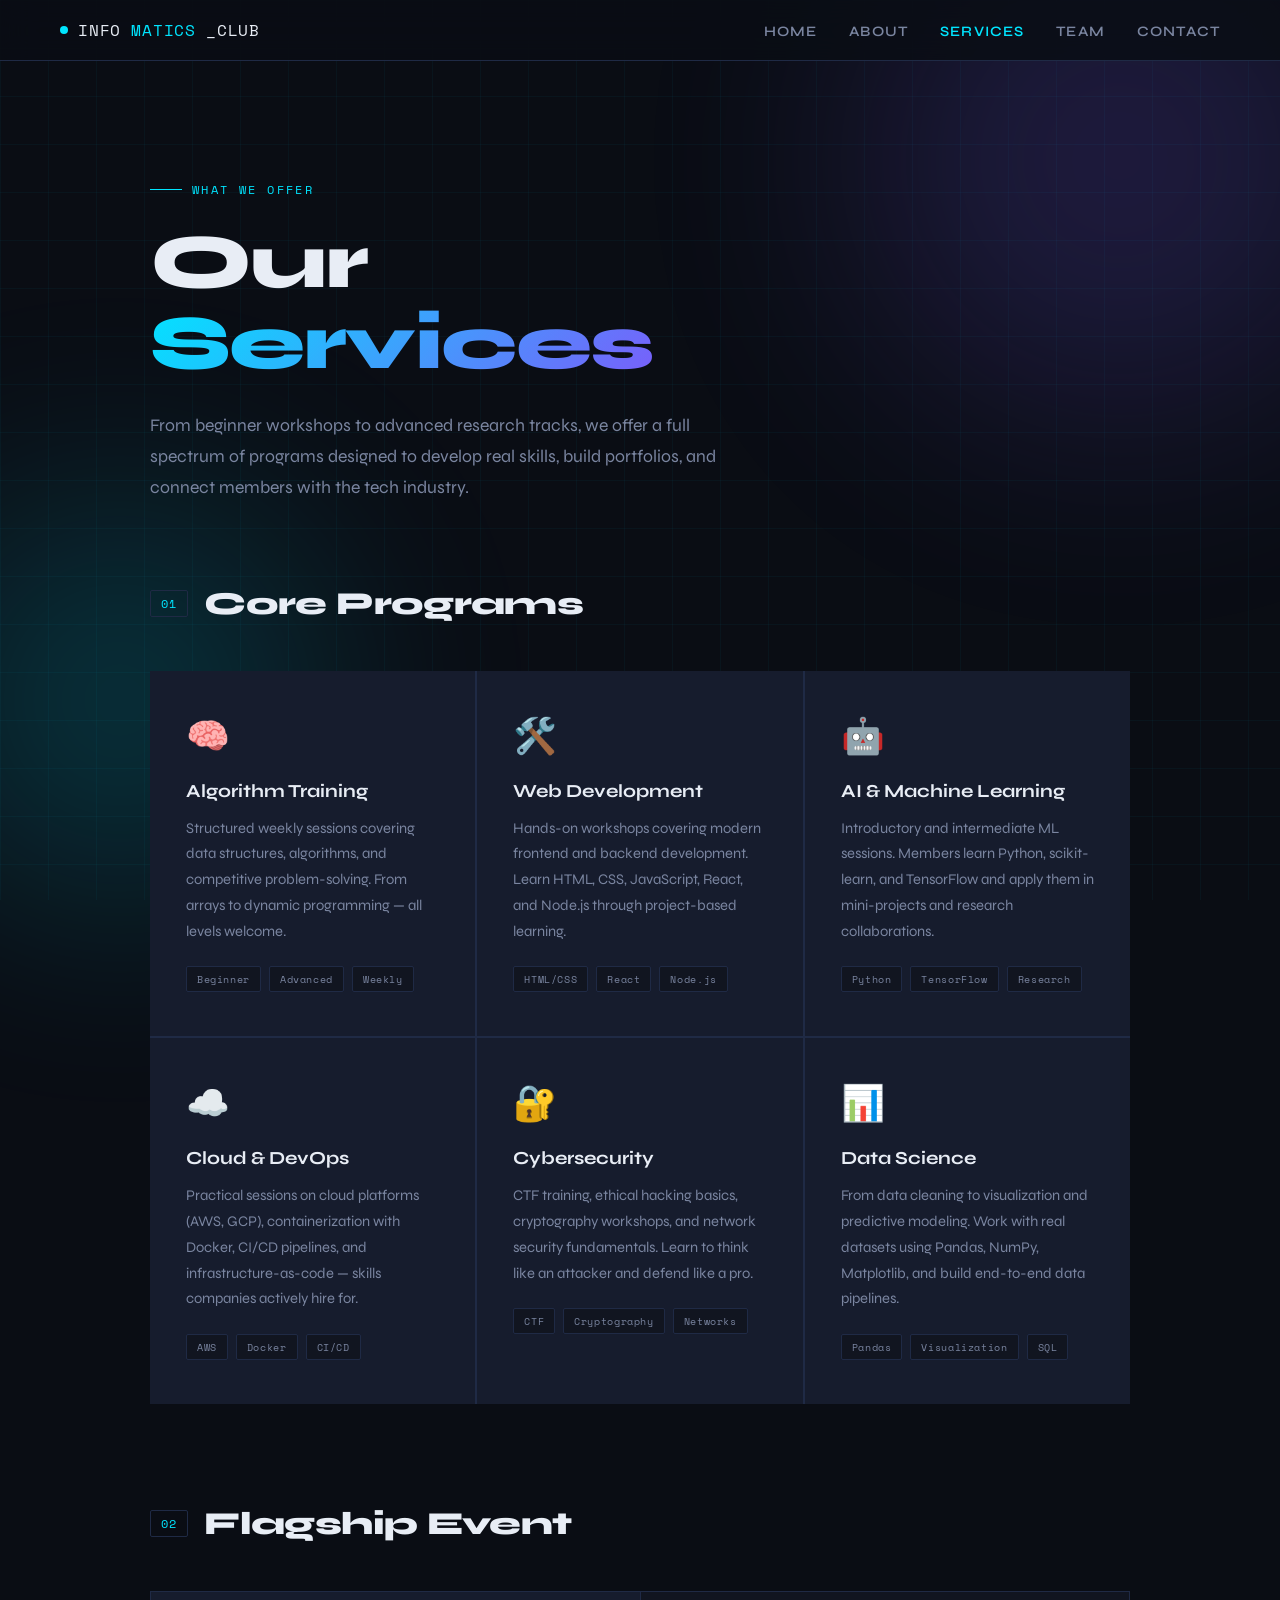
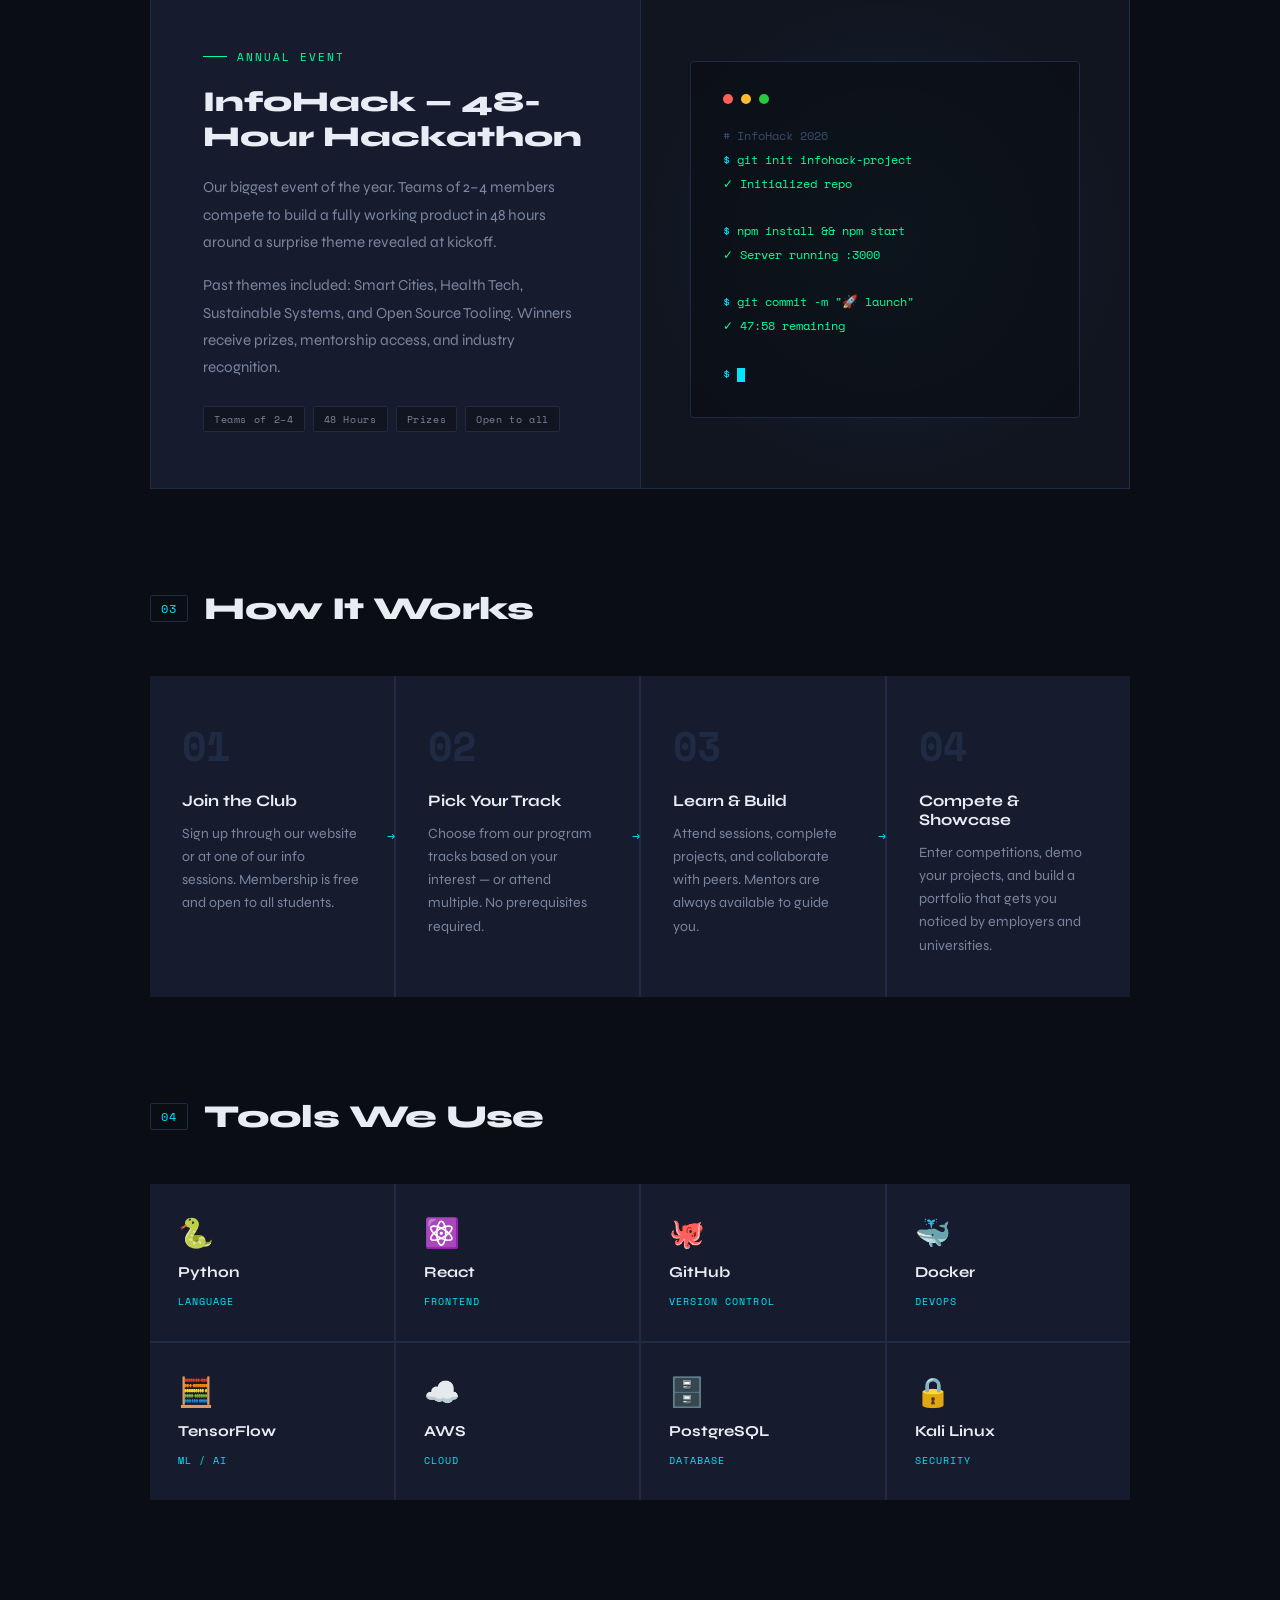
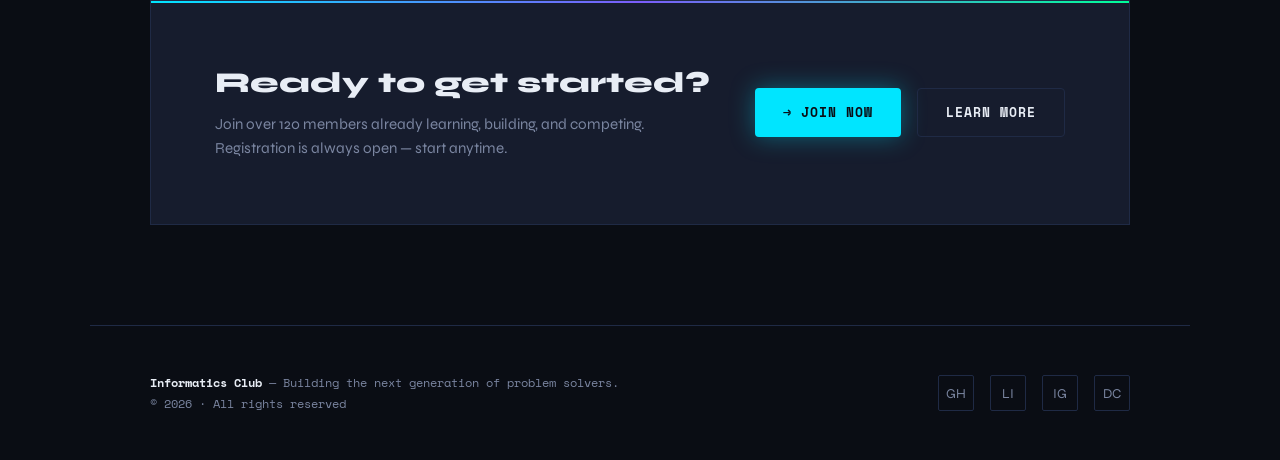
<file: services.html>
<!DOCTYPE html>
<html lang="en">
<head>
  <meta charset="UTF-8"/>
  <meta name="viewport" content="width=device-width, initial-scale=1.0"/>
  <title>Services — Informatics Club</title>
  <link rel="stylesheet" href="style.css"/>
  <style>
    .services-grid {
      display: grid; grid-template-columns: repeat(3, 1fr);
      gap: 2px; background: var(--border);
    }
    .service-card {
      background: var(--card); padding: 44px 36px;
      position: relative; overflow: hidden; transition: background 0.3s; cursor: default;
    }
    .service-card:hover { background: var(--surface); }
    .service-card::after {
      content:''; position:absolute; bottom:0; left:0; right:0; height:3px;
      background:linear-gradient(90deg,var(--accent),var(--accent2));
      transform:scaleX(0); transition:transform 0.3s; transform-origin:left;
    }
    .service-card:hover::after { transform:scaleX(1); }
    .service-icon { font-size:2.2rem; margin-bottom:22px; display:block; }
    .service-card h3 { font-size:1.15rem; font-weight:700; margin-bottom:14px; }
    .service-card p { color:var(--muted); line-height:1.75; font-size:0.92rem; }

    .featured-service {
      background:var(--card); border:1px solid var(--border);
      display:grid; grid-template-columns:1fr 1fr; overflow:hidden;
    }
    .featured-content { padding:56px 52px; }
    .featured-label {
      font-family:'Space Mono',monospace; font-size:0.7rem; color:var(--accent3);
      letter-spacing:0.18em; text-transform:uppercase; margin-bottom:20px;
      display:flex; align-items:center; gap:10px;
    }
    .featured-label::before { content:''; width:24px; height:1px; background:var(--accent3); }
    .featured-content h3 { font-size:1.8rem; font-weight:800; margin-bottom:20px; line-height:1.2; }
    .featured-content p { color:var(--muted); line-height:1.8; font-size:0.95rem; margin-bottom:16px; }
    .featured-visual {
      background:var(--surface); display:flex; align-items:center; justify-content:center;
      position:relative; overflow:hidden; border-left:1px solid var(--border);
    }
    .featured-visual::before {
      content:''; position:absolute; inset:0;
      background:radial-gradient(circle at center, rgba(0,229,255,0.08) 0%, transparent 70%);
    }
    .terminal {
      font-family:'Space Mono',monospace; font-size:0.78rem; color:var(--accent3);
      width:80%; padding:32px; background:rgba(10,13,20,0.7);
      border:1px solid var(--border); border-radius:4px; line-height:1.9; position:relative; z-index:1;
    }
    .terminal-bar { display:flex; gap:8px; margin-bottom:20px; }
    .t-dot { width:10px; height:10px; border-radius:50%; }
    .t-dot:nth-child(1){background:#ff5f57} .t-dot:nth-child(2){background:#febc2e} .t-dot:nth-child(3){background:#28c840}
    .terminal .cmd { color:var(--accent); }
    .terminal .out { color:var(--accent3); }
    .terminal .comment { color:#3a4a6a; }
    .cursor { display:inline-block; width:8px; height:14px; background:var(--accent); animation:blink 1s infinite; vertical-align:middle; }

    .process-steps { display:flex; gap:2px; background:var(--border); }
    .process-step {
      background:var(--card); flex:1; padding:40px 32px;
      position:relative; transition:background 0.3s;
    }
    .process-step:hover { background:var(--surface); }
    .step-num { font-family:'Space Mono',monospace; font-size:2.5rem; font-weight:700; color:var(--border); margin-bottom:16px; transition:color 0.3s; }
    .process-step:hover .step-num { color:var(--accent); }
    .process-step h4 { font-size:1rem; font-weight:700; margin-bottom:12px; }
    .process-step p { color:var(--muted); font-size:0.88rem; line-height:1.65; }
    .step-arrow { position:absolute; right:-1px; top:50%; transform:translateY(-50%); font-family:'Space Mono',monospace; font-size:0.8rem; color:var(--accent); z-index:2; }
    .process-step:last-child .step-arrow { display:none; }

    .tools-grid { display:grid; grid-template-columns:repeat(4,1fr); gap:2px; background:var(--border); }
    .tool-item {
      background:var(--card); padding:32px 28px;
      display:flex; flex-direction:column; gap:12px;
      transition:background 0.3s;
    }
    .tool-item:hover { background:var(--surface); }
    .tool-icon { font-size:1.8rem; }
    .tool-name { font-weight:700; font-size:0.95rem; }
    .tool-type { font-family:'Space Mono',monospace; font-size:0.65rem; color:var(--accent); letter-spacing:0.1em; text-transform:uppercase; }

    .cta-block {
      background:var(--card); border:1px solid var(--border);
      padding:64px; display:flex; align-items:center; justify-content:space-between;
      gap:40px; position:relative; overflow:hidden;
    }
    .cta-block::before { content:''; position:absolute; top:0; left:0; right:0; height:2px; background:linear-gradient(90deg,var(--accent),var(--accent2),var(--accent3)); }
    .cta-content h3 { font-size:1.8rem; font-weight:800; margin-bottom:12px; }
    .cta-content p { color:var(--muted); font-size:0.95rem; line-height:1.6; max-width:460px; }

    @media(max-width:900px){
      .services-grid { grid-template-columns:1fr; }
      .featured-service { grid-template-columns:1fr; }
      .featured-visual { min-height:260px; }
      .process-steps { flex-direction:column; }
      .step-arrow { display:none; }
      .tools-grid { grid-template-columns:1fr 1fr; }
      .cta-block { flex-direction:column; padding:36px 24px; }
    }
  </style>
</head>
<body>
  <div class="blob blob-1"></div>
  <div class="blob blob-2"></div>

  <nav>
    <a class="nav-logo" href="index.html"><div class="nav-dot"></div><span>INFO</span>MATICS<span>_CLUB</span></a>
    <ul class="nav-links">
      <li><a href="index.html">Home</a></li>
      <li><a href="about.html">About</a></li>
      <li><a href="services.html" class="active">Services</a></li>
      <li><a href="team.html">Team</a></li>
      <li><a href="contact.html">Contact</a></li>
    </ul>
  </nav>

  <section class="hero">
    <div class="hero-tag">What we offer</div>
    <h1>Our<br/><em>Services</em></h1>
    <p class="hero-desc">From beginner workshops to advanced research tracks, we offer a full spectrum of programs designed to develop real skills, build portfolios, and connect members with the tech industry.</p>
  </section>

  <div class="section">
    <div class="section-head"><span class="section-num">01</span><h2>Core Programs</h2></div>
    <div class="services-grid">
      <div class="service-card"><span class="service-icon">🧠</span><h3>Algorithm Training</h3><p>Structured weekly sessions covering data structures, algorithms, and competitive problem-solving. From arrays to dynamic programming — all levels welcome.</p><div class="tags" style="margin-top:22px;"><span class="tag">Beginner</span><span class="tag">Advanced</span><span class="tag">Weekly</span></div></div>
      <div class="service-card"><span class="service-icon">🛠️</span><h3>Web Development</h3><p>Hands-on workshops covering modern frontend and backend development. Learn HTML, CSS, JavaScript, React, and Node.js through project-based learning.</p><div class="tags" style="margin-top:22px;"><span class="tag">HTML/CSS</span><span class="tag">React</span><span class="tag">Node.js</span></div></div>
      <div class="service-card"><span class="service-icon">🤖</span><h3>AI & Machine Learning</h3><p>Introductory and intermediate ML sessions. Members learn Python, scikit-learn, and TensorFlow and apply them in mini-projects and research collaborations.</p><div class="tags" style="margin-top:22px;"><span class="tag">Python</span><span class="tag">TensorFlow</span><span class="tag">Research</span></div></div>
      <div class="service-card"><span class="service-icon">☁️</span><h3>Cloud & DevOps</h3><p>Practical sessions on cloud platforms (AWS, GCP), containerization with Docker, CI/CD pipelines, and infrastructure-as-code — skills companies actively hire for.</p><div class="tags" style="margin-top:22px;"><span class="tag">AWS</span><span class="tag">Docker</span><span class="tag">CI/CD</span></div></div>
      <div class="service-card"><span class="service-icon">🔐</span><h3>Cybersecurity</h3><p>CTF training, ethical hacking basics, cryptography workshops, and network security fundamentals. Learn to think like an attacker and defend like a pro.</p><div class="tags" style="margin-top:22px;"><span class="tag">CTF</span><span class="tag">Cryptography</span><span class="tag">Networks</span></div></div>
      <div class="service-card"><span class="service-icon">📊</span><h3>Data Science</h3><p>From data cleaning to visualization and predictive modeling. Work with real datasets using Pandas, NumPy, Matplotlib, and build end-to-end data pipelines.</p><div class="tags" style="margin-top:22px;"><span class="tag">Pandas</span><span class="tag">Visualization</span><span class="tag">SQL</span></div></div>
    </div>
  </div>

  <div class="section">
    <div class="section-head"><span class="section-num">02</span><h2>Flagship Event</h2></div>
    <div class="featured-service">
      <div class="featured-content">
        <div class="featured-label">Annual Event</div>
        <h3>InfoHack — 48-Hour Hackathon</h3>
        <p>Our biggest event of the year. Teams of 2–4 members compete to build a fully working product in 48 hours around a surprise theme revealed at kickoff.</p>
        <p>Past themes included: Smart Cities, Health Tech, Sustainable Systems, and Open Source Tooling. Winners receive prizes, mentorship access, and industry recognition.</p>
        <div class="tags" style="margin-top:24px;"><span class="tag">Teams of 2–4</span><span class="tag">48 Hours</span><span class="tag">Prizes</span><span class="tag">Open to all</span></div>
      </div>
      <div class="featured-visual">
        <div class="terminal">
          <div class="terminal-bar"><div class="t-dot"></div><div class="t-dot"></div><div class="t-dot"></div></div>
          <div style="color:#3a4a6a"># InfoHack 2026</div>
          <div><span class="cmd">$ </span>git init infohack-project</div>
          <div><span class="out">✓ Initialized repo</span></div>
          <div>&nbsp;</div>
          <div><span class="cmd">$ </span>npm install && npm start</div>
          <div><span class="out">✓ Server running :3000</span></div>
          <div>&nbsp;</div>
          <div><span class="cmd">$ </span>git commit -m "🚀 launch"</div>
          <div><span class="out">✓ 47:58 remaining</span></div>
          <div>&nbsp;</div>
          <div><span class="cmd">$ </span><span class="cursor"></span></div>
        </div>
      </div>
    </div>
  </div>

  <div class="section">
    <div class="section-head"><span class="section-num">03</span><h2>How It Works</h2></div>
    <div class="process-steps">
      <div class="process-step"><div class="step-num">01</div><h4>Join the Club</h4><p>Sign up through our website or at one of our info sessions. Membership is free and open to all students.</p><span class="step-arrow">→</span></div>
      <div class="process-step"><div class="step-num">02</div><h4>Pick Your Track</h4><p>Choose from our program tracks based on your interest — or attend multiple. No prerequisites required.</p><span class="step-arrow">→</span></div>
      <div class="process-step"><div class="step-num">03</div><h4>Learn & Build</h4><p>Attend sessions, complete projects, and collaborate with peers. Mentors are always available to guide you.</p><span class="step-arrow">→</span></div>
      <div class="process-step"><div class="step-num">04</div><h4>Compete & Showcase</h4><p>Enter competitions, demo your projects, and build a portfolio that gets you noticed by employers and universities.</p></div>
    </div>
  </div>

  <div class="section">
    <div class="section-head"><span class="section-num">04</span><h2>Tools We Use</h2></div>
    <div class="tools-grid">
      <div class="tool-item"><span class="tool-icon">🐍</span><span class="tool-name">Python</span><span class="tool-type">Language</span></div>
      <div class="tool-item"><span class="tool-icon">⚛️</span><span class="tool-name">React</span><span class="tool-type">Frontend</span></div>
      <div class="tool-item"><span class="tool-icon">🐙</span><span class="tool-name">GitHub</span><span class="tool-type">Version Control</span></div>
      <div class="tool-item"><span class="tool-icon">🐳</span><span class="tool-name">Docker</span><span class="tool-type">DevOps</span></div>
      <div class="tool-item"><span class="tool-icon">🧮</span><span class="tool-name">TensorFlow</span><span class="tool-type">ML / AI</span></div>
      <div class="tool-item"><span class="tool-icon">☁️</span><span class="tool-name">AWS</span><span class="tool-type">Cloud</span></div>
      <div class="tool-item"><span class="tool-icon">🗄️</span><span class="tool-name">PostgreSQL</span><span class="tool-type">Database</span></div>
      <div class="tool-item"><span class="tool-icon">🔒</span><span class="tool-name">Kali Linux</span><span class="tool-type">Security</span></div>
    </div>
  </div>

  <div class="section">
    <div class="cta-block">
      <div class="cta-content"><h3>Ready to get started?</h3><p>Join over 120 members already learning, building, and competing. Registration is always open — start anytime.</p></div>
      <div style="display:flex;gap:16px;flex-wrap:wrap;">
        <a href="contact.html" class="btn btn-primary">→ Join Now</a>
        <a href="about.html" class="btn btn-outline">Learn More</a>
      </div>
    </div>
  </div>

  <footer>
    <div class="footer-left"><strong>Informatics Club</strong> — Building the next generation of problem solvers.<br/><span style="margin-top:4px;display:block;">© 2026 · All rights reserved</span></div>
    <div class="footer-socials">
      <a class="social-link" href="#" title="GitHub">GH</a>
      <a class="social-link" href="#" title="LinkedIn">LI</a>
      <a class="social-link" href="#" title="Instagram">IG</a>
      <a class="social-link" href="#" title="Discord">DC</a>
    </div>
  </footer>
</body>
</html>
</file>
<file: style.css>
/* ============================================
   INFORMATICS CLUB — SHARED STYLESHEET
   ============================================ */

@import url('https://fonts.googleapis.com/css2?family=Space+Mono:ital,wght@0,400;0,700;1,400&family=Syne:wght@400;600;700;800&display=swap');

:root {
  --bg: #0a0d14;
  --surface: #111520;
  --card: #161c2d;
  --border: #1f2a45;
  --accent: #00e5ff;
  --accent2: #7b5cfa;
  --accent3: #00ff99;
  --text: #e8edf5;
  --muted: #7a85a0;
}

*, *::before, *::after { box-sizing: border-box; margin: 0; padding: 0; }

body {
  background: var(--bg);
  color: var(--text);
  font-family: 'Syne', sans-serif;
  min-height: 100vh;
  overflow-x: hidden;
}

body::before {
  content: '';
  position: fixed; inset: 0;
  background-image:
    linear-gradient(rgba(0,229,255,0.04) 1px, transparent 1px),
    linear-gradient(90deg, rgba(0,229,255,0.04) 1px, transparent 1px);
  background-size: 48px 48px;
  pointer-events: none; z-index: 0;
}

.blob {
  position: fixed; border-radius: 50%;
  filter: blur(120px); pointer-events: none; z-index: 0; opacity: 0.18;
}
.blob-1 { width: 520px; height: 520px; background: var(--accent2); top: -100px; right: -100px; }
.blob-2 { width: 400px; height: 400px; background: var(--accent); bottom: 0; left: -80px; }

/* ---- NAV ---- */
nav {
  position: sticky; top: 0; z-index: 100;
  display: flex; align-items: center; justify-content: space-between;
  padding: 18px 60px;
  background: rgba(10,13,20,0.85);
  backdrop-filter: blur(16px);
  border-bottom: 1px solid var(--border);
}
.nav-logo {
  font-family: 'Space Mono', monospace; font-size: 1rem;
  color: var(--accent); letter-spacing: 0.05em;
  text-decoration: none; display: flex; align-items: center; gap: 10px;
}
.nav-logo span { color: var(--text); }
.nav-dot { width: 8px; height: 8px; border-radius: 50%; background: var(--accent); animation: pulse 2s infinite; }
.nav-links { display: flex; gap: 32px; list-style: none; }
.nav-links a {
  text-decoration: none; color: var(--muted); font-size: 0.9rem;
  font-weight: 600; letter-spacing: 0.08em; text-transform: uppercase;
  transition: color 0.2s;
}
.nav-links a:hover, .nav-links a.active { color: var(--accent); }

/* ---- HERO ---- */
.hero {
  position: relative; z-index: 1;
  padding: 120px 60px 80px;
  max-width: 1100px; margin: 0 auto;
}
.hero-tag {
  font-family: 'Space Mono', monospace; font-size: 0.75rem;
  color: var(--accent); letter-spacing: 0.2em; text-transform: uppercase;
  display: flex; align-items: center; gap: 10px; margin-bottom: 24px;
  opacity: 0; animation: fadeUp 0.7s 0.2s forwards;
}
.hero-tag::before { content: ''; display: block; width: 32px; height: 1px; background: var(--accent); }
.hero h1 {
  font-size: clamp(3rem, 6vw, 5.5rem); font-weight: 800;
  line-height: 1.05; letter-spacing: -0.02em;
  opacity: 0; animation: fadeUp 0.7s 0.3s forwards;
}
.hero h1 em {
  font-style: normal;
  background: linear-gradient(135deg, var(--accent), var(--accent2));
  -webkit-background-clip: text; -webkit-text-fill-color: transparent; background-clip: text;
}
.hero-desc {
  margin-top: 28px; max-width: 580px;
  font-size: 1.1rem; color: var(--muted); line-height: 1.75; font-weight: 400;
  opacity: 0; animation: fadeUp 0.7s 0.45s forwards;
}
.hero-cta {
  margin-top: 44px; display: flex; gap: 16px; flex-wrap: wrap;
  opacity: 0; animation: fadeUp 0.7s 0.6s forwards;
}

/* ---- BUTTONS ---- */
.btn {
  display: inline-flex; align-items: center; gap: 8px;
  padding: 14px 28px; border-radius: 4px;
  font-family: 'Space Mono', monospace; font-size: 0.8rem;
  font-weight: 700; letter-spacing: 0.08em; text-transform: uppercase;
  text-decoration: none; cursor: pointer; border: none; transition: all 0.25s;
}
.btn-primary { background: var(--accent); color: var(--bg); box-shadow: 0 0 24px rgba(0,229,255,0.35); }
.btn-primary:hover { transform: translateY(-2px); box-shadow: 0 0 40px rgba(0,229,255,0.55); }
.btn-outline { background: transparent; color: var(--text); border: 1px solid var(--border); }
.btn-outline:hover { border-color: var(--accent); color: var(--accent); transform: translateY(-2px); }

/* ---- SECTION ---- */
.section {
  position: relative; z-index: 1;
  max-width: 1100px; margin: 0 auto 100px; padding: 0 60px;
}
.section-head { display: flex; align-items: center; gap: 16px; margin-bottom: 48px; }
.section-head h2 { font-size: 2rem; font-weight: 800; letter-spacing: -0.02em; }
.section-num {
  font-family: 'Space Mono', monospace; font-size: 0.75rem;
  color: var(--accent); border: 1px solid var(--border);
  padding: 4px 10px; border-radius: 2px; letter-spacing: 0.1em;
}

/* ---- TAGS ---- */
.tag {
  font-family: 'Space Mono', monospace; font-size: 0.65rem;
  letter-spacing: 0.06em; padding: 4px 10px;
  border: 1px solid var(--border); border-radius: 2px;
  color: var(--muted); background: var(--surface);
}
.tags { display: flex; flex-wrap: wrap; gap: 8px; margin-top: 16px; }

/* ---- FOOTER ---- */
footer {
  position: relative; z-index: 1;
  border-top: 1px solid var(--border);
  padding: 48px 60px;
  display: flex; justify-content: space-between; align-items: center;
  max-width: 1100px; margin: 0 auto;
}
.footer-left { font-family: 'Space Mono', monospace; font-size: 0.75rem; color: var(--muted); }
.footer-left strong { color: var(--text); }
.footer-socials { display: flex; gap: 16px; }
.social-link {
  width: 36px; height: 36px; border: 1px solid var(--border); border-radius: 2px;
  display: flex; align-items: center; justify-content: center;
  color: var(--muted); text-decoration: none; font-size: 0.85rem;
  transition: all 0.2s;
}
.social-link:hover { border-color: var(--accent); color: var(--accent); }

/* ---- ANIMATIONS ---- */
@keyframes fadeUp {
  from { opacity: 0; transform: translateY(20px); }
  to   { opacity: 1; transform: translateY(0); }
}
@keyframes pulse {
  0%,100%{ opacity:1; transform:scale(1) }
  50%{ opacity:0.5; transform:scale(1.4) }
}
@keyframes blink {
  0%,49%{opacity:1} 50%,100%{opacity:0}
}

/* ---- RESPONSIVE ---- */
@media (max-width: 900px) {
  nav { padding: 16px 24px; }
  .nav-links { gap: 16px; }
  .nav-links a { font-size: 0.75rem; }
  .hero, .section { padding-left: 24px; padding-right: 24px; }
  footer { flex-direction: column; gap: 24px; text-align: center; padding: 32px 24px; }
}
@media (max-width: 600px) {
  .nav-links { display: none; }
}
</file>
